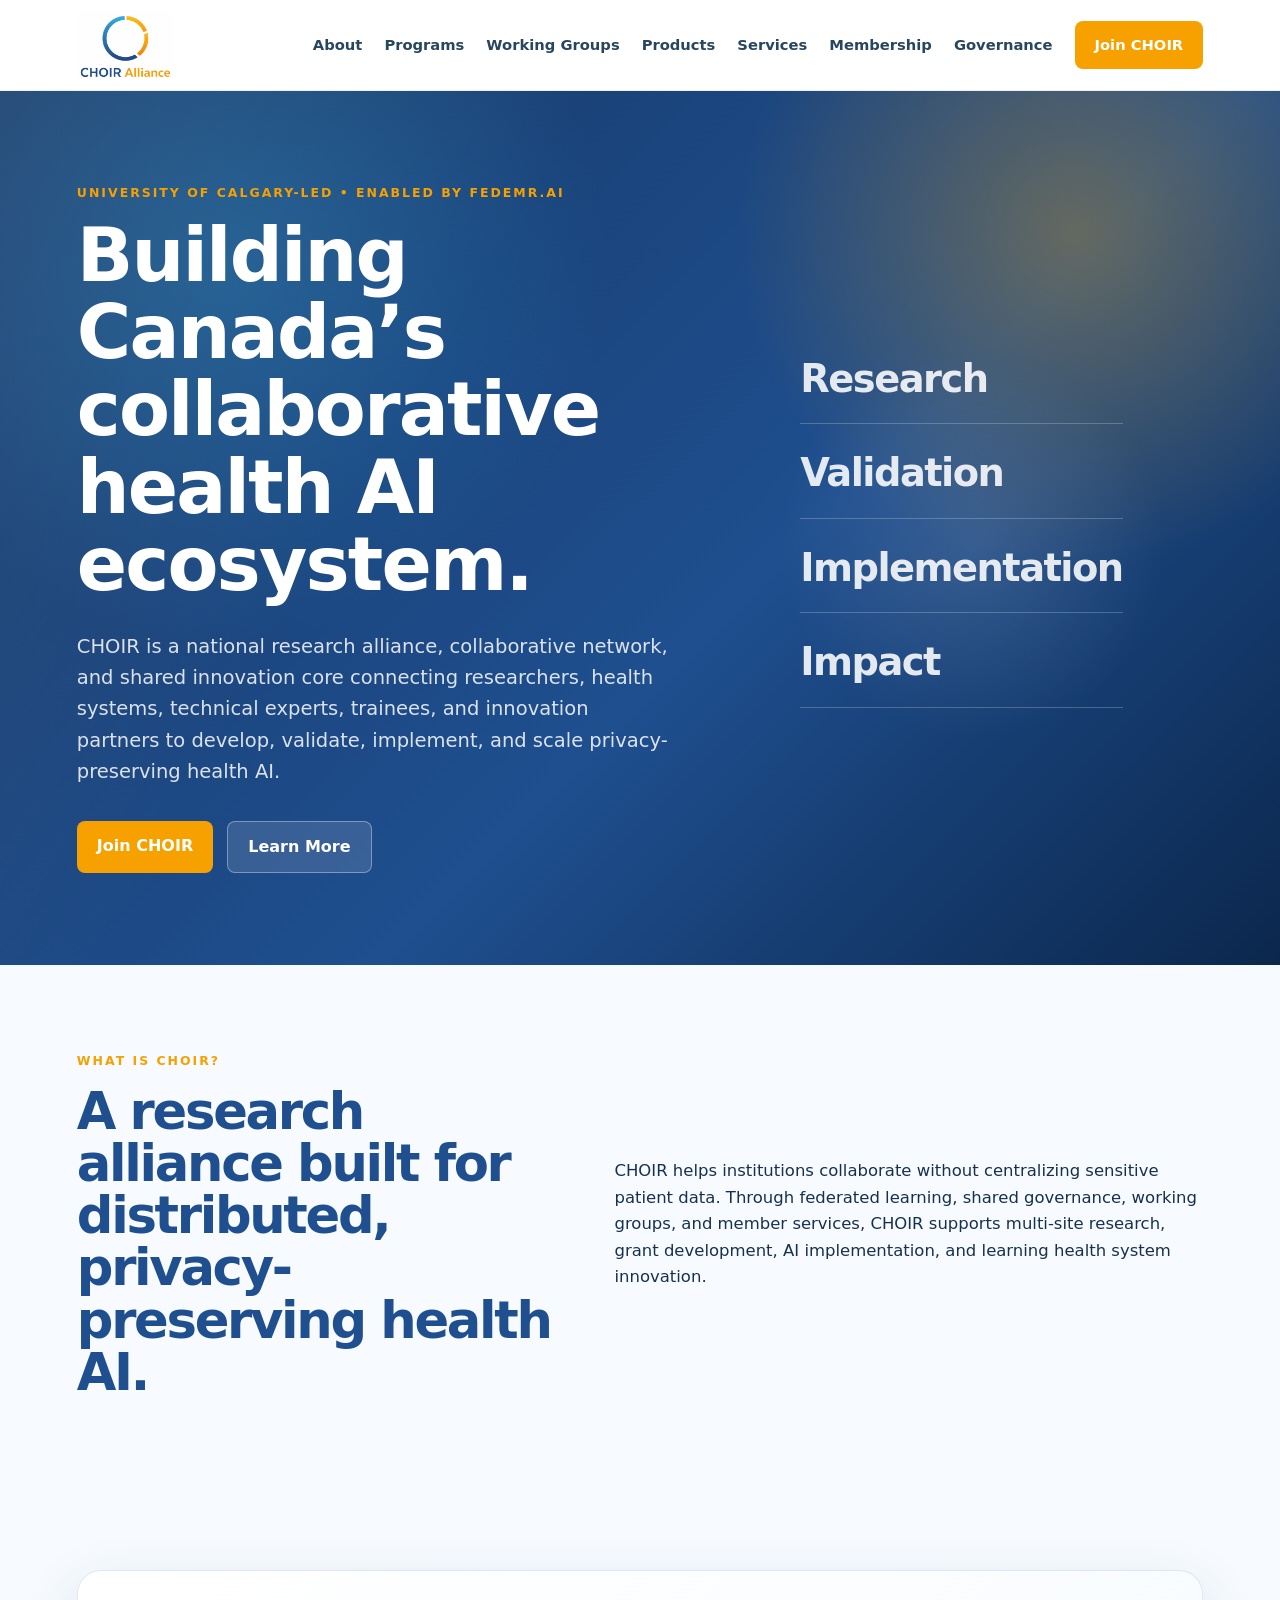
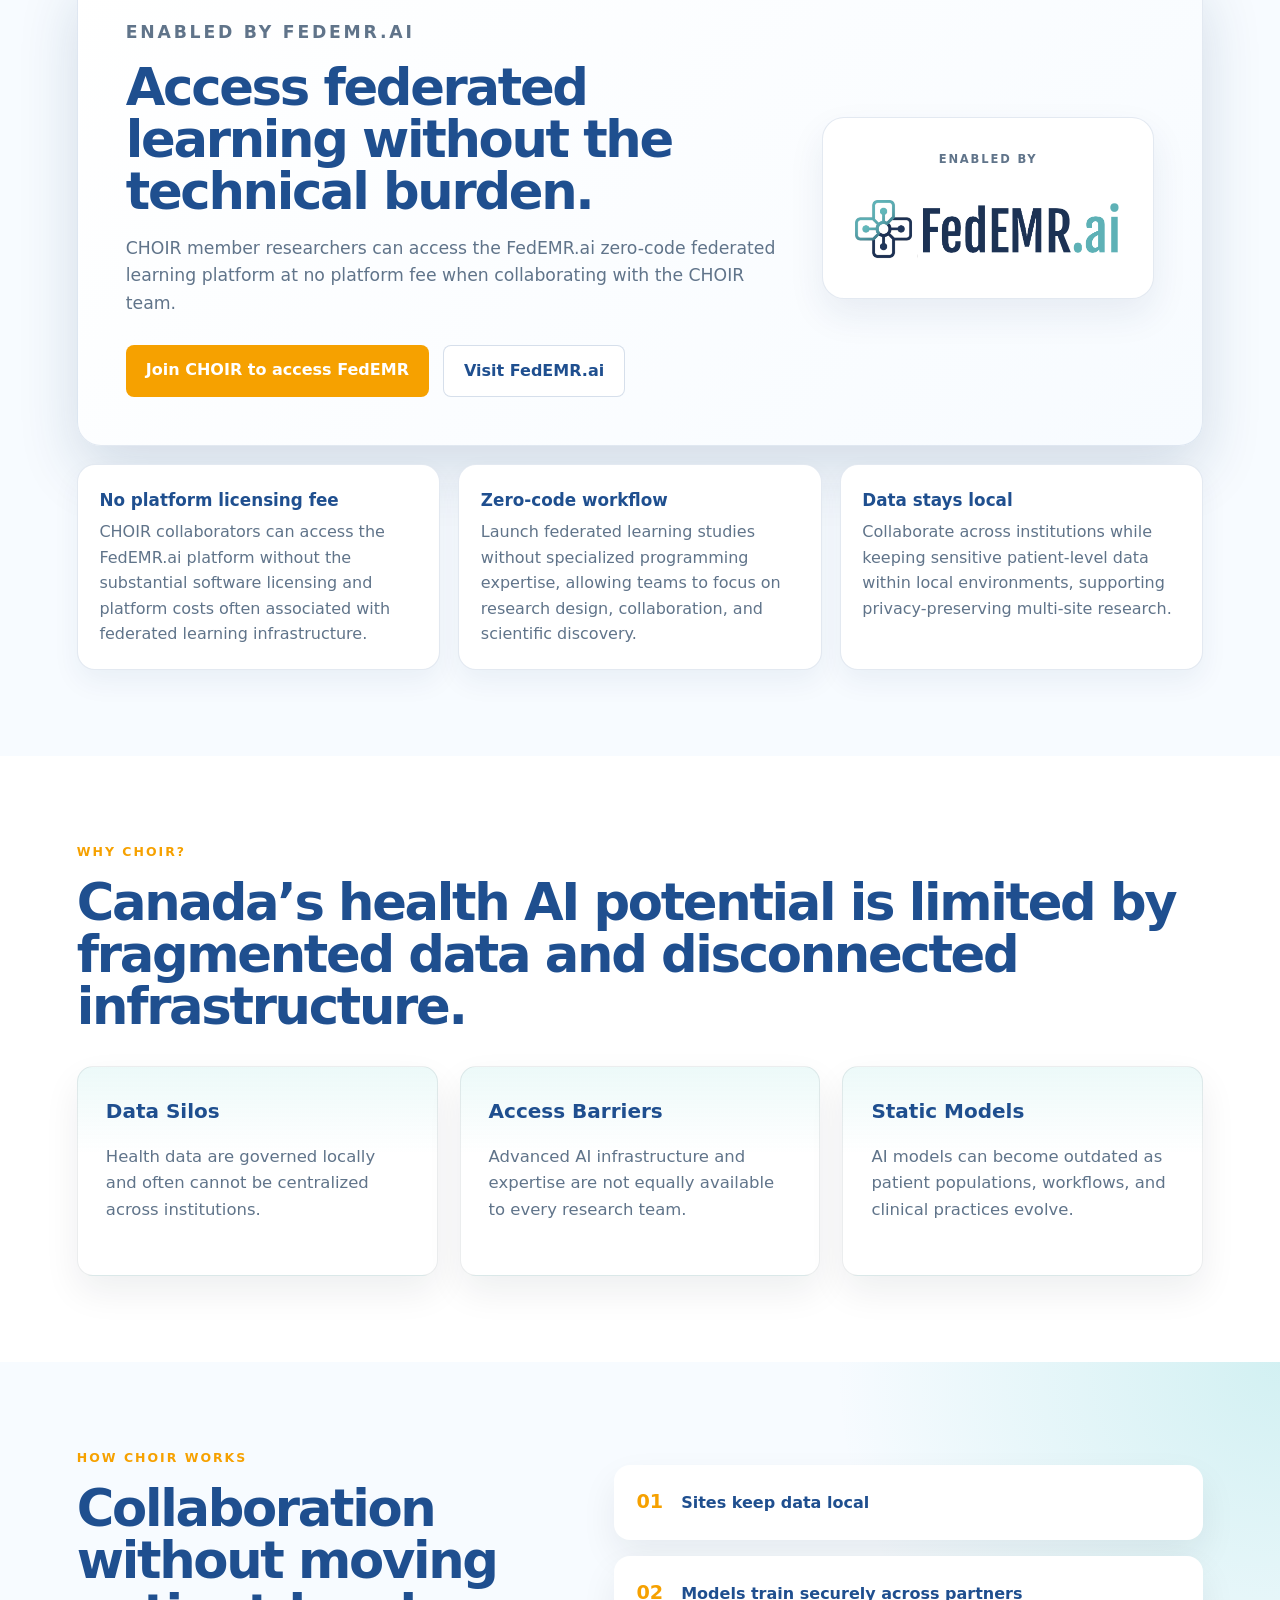
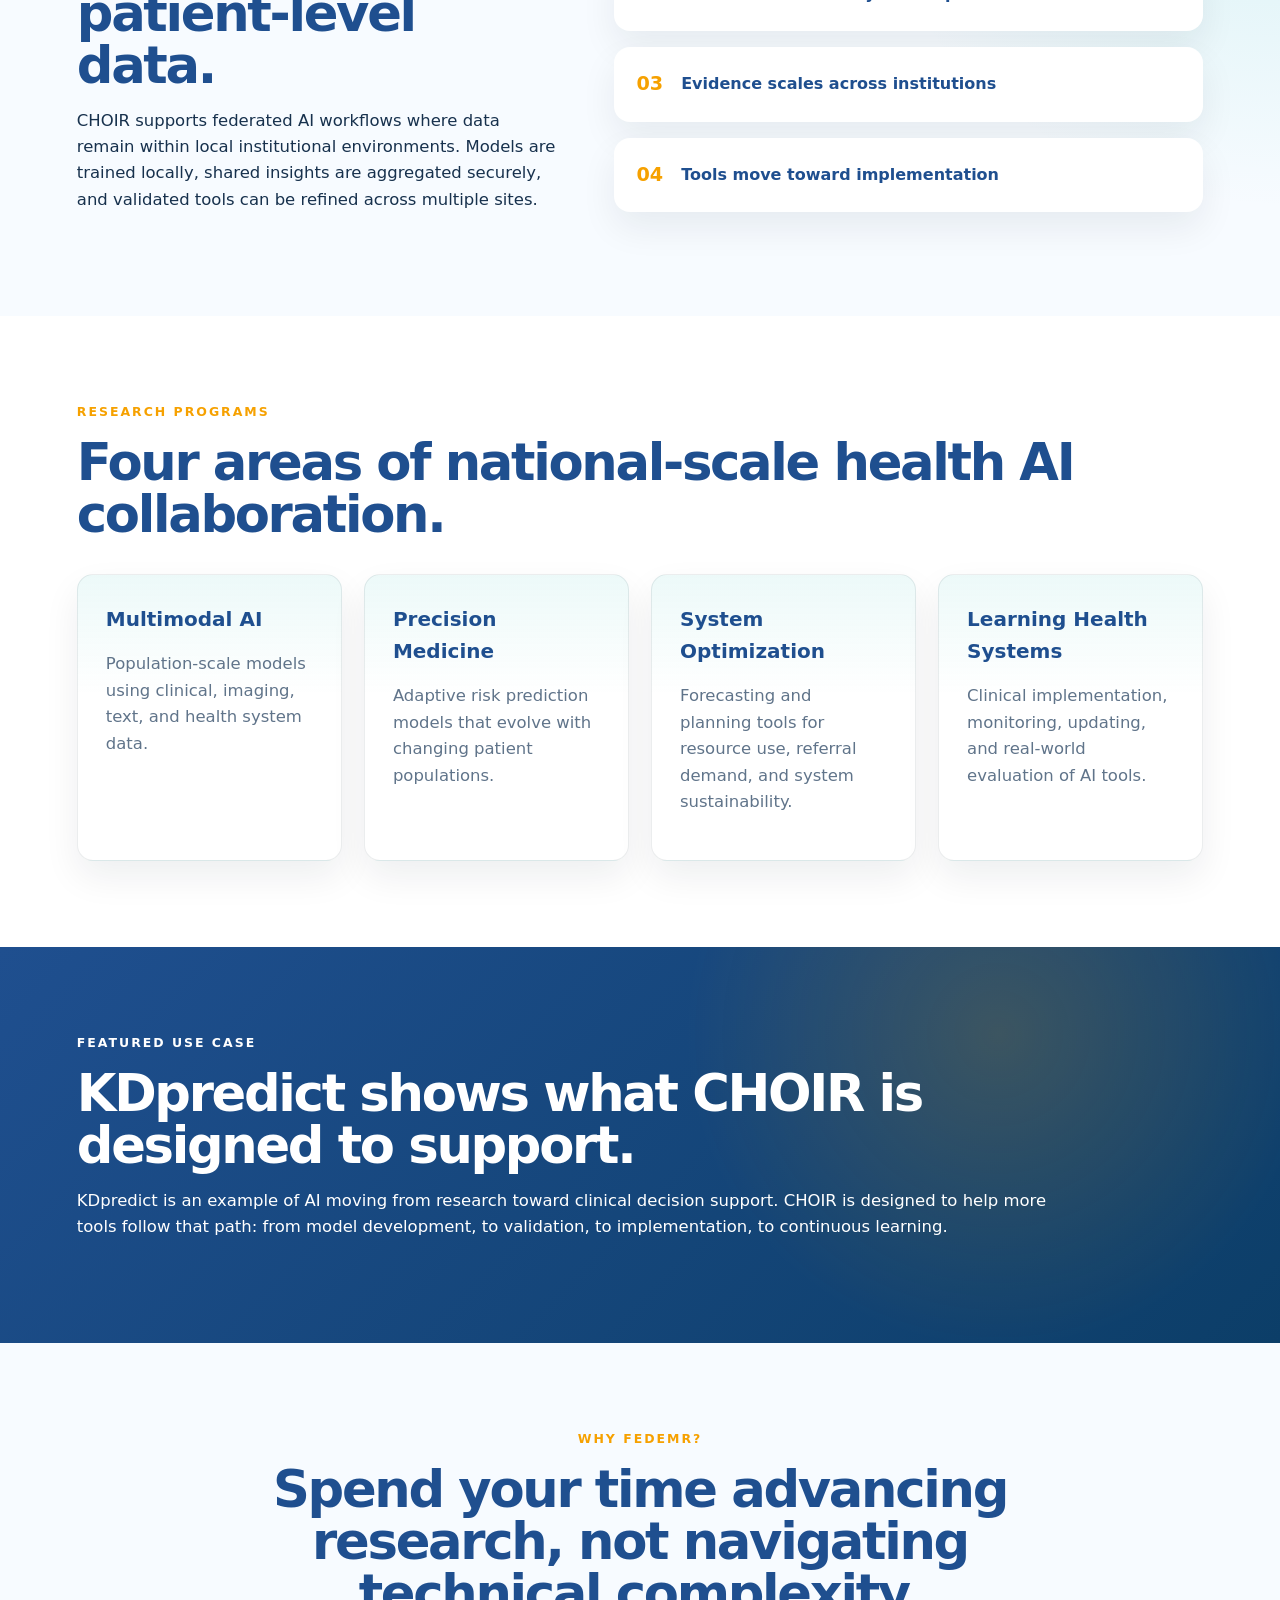
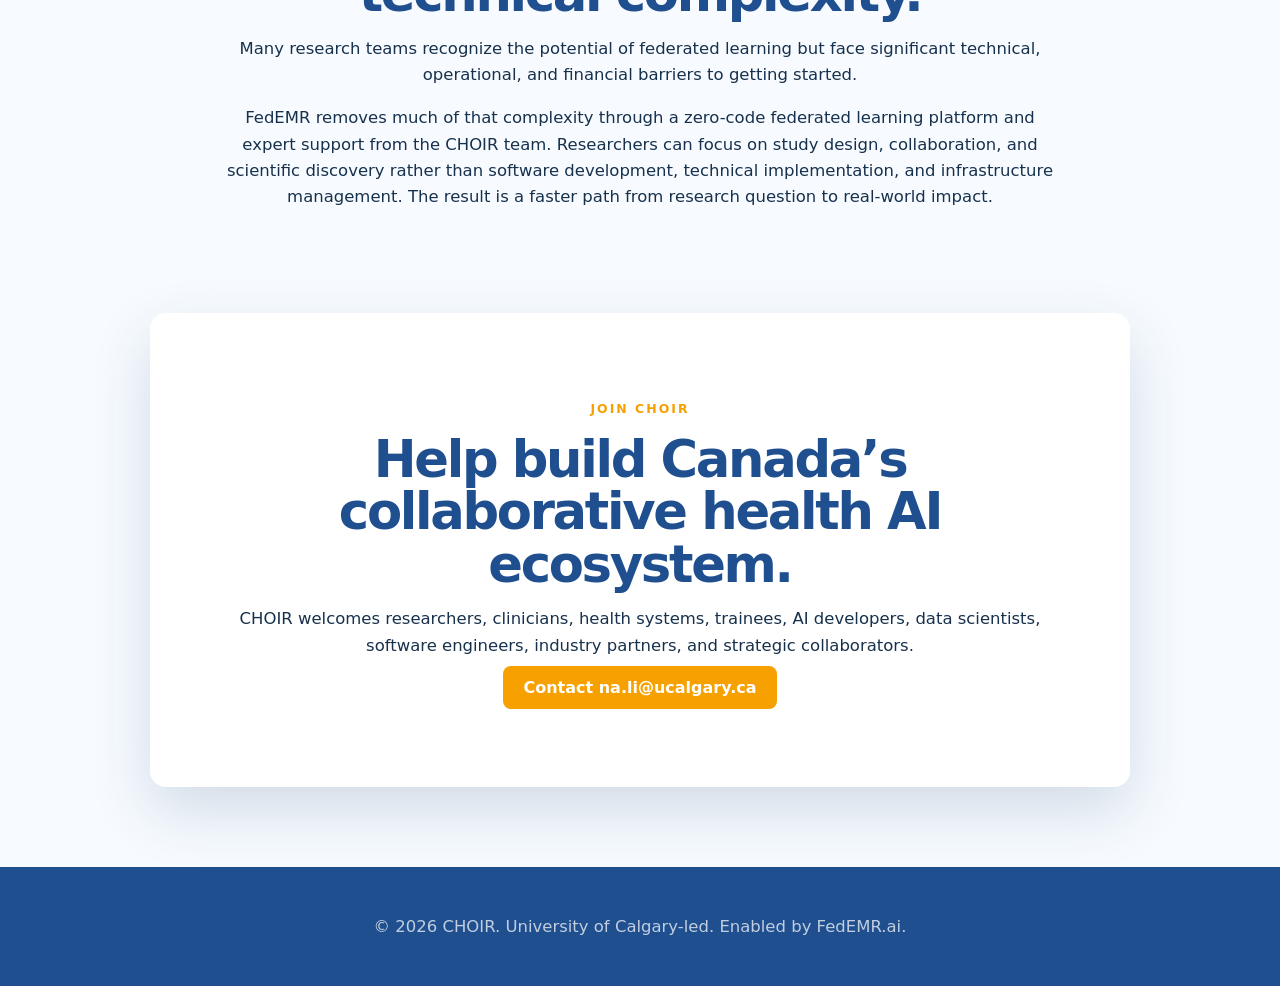
<file: index.html>
<!DOCTYPE html>
<html lang="en">
<head>
  <meta charset="UTF-8" />
  <meta name="viewport" content="width=device-width, initial-scale=1.0" />
  <title>CHOIR | Collaborative Health Orchestration for Innovative Research</title>
  <link rel="icon" type="image/png" href="choir-favicon.png">
  <link rel="stylesheet" href="style.css" />
</head>
<body>

  <header class="site-header">
    <a href="index.html" class="brand logo-brand">
  <img src="choir-logo.png" alt="CHOIR Alliance" />
</a>

    <nav class="main-nav">
  <a href="about.html">About</a>
  <a href="programs.html">Programs</a>
  <a href="working-groups.html">Working Groups</a>
  <a href="products.html">Products</a>
  <a href="services.html">Services</a>
  <a href="membership.html">Membership</a>
  <a href="governance.html">Governance</a>
  <a href="join.html" class="nav-button">Join CHOIR</a>
</nav>
  </header>

  <main>

    <section class="hero">
      <div class="hero-content">
        <p class="eyebrow">University of Calgary-led • Enabled by FedEMR.ai</p>
        <h1>Building Canada’s collaborative health AI ecosystem.</h1>
        <p class="hero-text">
          CHOIR is a national research alliance, collaborative network, and shared innovation core
          connecting researchers, health systems, technical experts, trainees, and innovation partners
          to develop, validate, implement, and scale privacy-preserving health AI.
        </p>

        <div class="hero-actions">
          <a href="join.html" class="button primary">Join CHOIR</a>
          <a href="about.html" class="button secondary">Learn More</a>
        </div>
      </div>

     <div class="hero-panel hero-statement">
  <p>Research</p>
  <p>Validation</p>
  <p>Implementation</p>
  <p>Impact</p>
</div>
</div>
    </section>

    <section class="section intro-grid">
      <div>
        <p class="eyebrow">What is CHOIR?</p>
        <h2>A research alliance built for distributed, privacy-preserving health AI.</h2>
      </div>
      <p>
        CHOIR helps institutions collaborate without centralizing sensitive patient data. Through
        federated learning, shared governance, working groups, and member services, CHOIR supports
        multi-site research, grant development, AI implementation, and learning health system innovation.
      </p>
    </section>
<section class="section fedemr-section">

  <div class="fedemr-main">
    <div class="fedemr-content">
      <p class="eyebrow">Enabled by FedEMR.ai</p>
      <h2>Access federated learning without the technical burden.</h2>
      <p>
        CHOIR member researchers can access the FedEMR.ai zero-code federated learning
        platform at no platform fee when collaborating with the CHOIR team.
      </p>

      <div class="fedemr-actions">
        <a href="join.html" class="button primary">Join CHOIR to access FedEMR</a>
        <a href="https://fedemr.ai" target="_blank" class="button fedemr-secondary">Visit FedEMR.ai</a>
      </div>
    </div>

    <div class="fedemr-logo-card">
      <p>Enabled by</p>
      <img src="FedEMR_logo_FINAL.png" alt="FedEMR Logo">
    </div>
  </div>

  <div class="fedemr-benefit-row">
    <div>
      <strong>No platform licensing fee</strong>
<span>
CHOIR collaborators can access the FedEMR.ai platform without the substantial software licensing and platform costs often associated with federated learning infrastructure.
</span>
    </div>

    <div>
      <strong>Zero-code workflow</strong>
<span>
Launch federated learning studies without specialized programming expertise, allowing teams to focus on research design, collaboration, and scientific discovery.
</span>
    </div>

    <div>
      <strong>Data stays local</strong>
<span>
Collaborate across institutions while keeping sensitive patient-level data within local environments, supporting privacy-preserving multi-site research.
</span>
    </div>
  </div>

</section>
    <section class="section cards-section">
      <p class="eyebrow">Why CHOIR?</p>
      <h2>Canada’s health AI potential is limited by fragmented data and disconnected infrastructure.</h2>

      <div class="card-grid">
        <article class="card">
          <h3>Data Silos</h3>
          <p>Health data are governed locally and often cannot be centralized across institutions.</p>
        </article>

        <article class="card">
          <h3>Access Barriers</h3>
          <p>Advanced AI infrastructure and expertise are not equally available to every research team.</p>
        </article>

        <article class="card">
          <h3>Static Models</h3>
          <p>AI models can become outdated as patient populations, workflows, and clinical practices evolve.</p>
        </article>
      </div>
    </section>

    <section class="section split-section">
      <div>
        <p class="eyebrow">How CHOIR Works</p>
        <h2>Collaboration without moving patient-level data.</h2>
        <p>
          CHOIR supports federated AI workflows where data remain within local institutional environments.
          Models are trained locally, shared insights are aggregated securely, and validated tools can be
          refined across multiple sites.
        </p>
      </div>

      <div class="steps">
        <div><strong>01</strong><span>Sites keep data local</span></div>
        <div><strong>02</strong><span>Models train securely across partners</span></div>
        <div><strong>03</strong><span>Evidence scales across institutions</span></div>
        <div><strong>04</strong><span>Tools move toward implementation</span></div>
      </div>
    </section>

    <section class="section cards-section">
      <p class="eyebrow">Research Programs</p>
      <h2>Four areas of national-scale health AI collaboration.</h2>

      <div class="card-grid four">
        <article class="card">
          <h3>Multimodal AI</h3>
          <p>Population-scale models using clinical, imaging, text, and health system data.</p>
        </article>

        <article class="card">
          <h3>Precision Medicine</h3>
          <p>Adaptive risk prediction models that evolve with changing patient populations.</p>
        </article>

        <article class="card">
          <h3>System Optimization</h3>
          <p>Forecasting and planning tools for resource use, referral demand, and system sustainability.</p>
        </article>

        <article class="card">
          <h3>Learning Health Systems</h3>
          <p>Clinical implementation, monitoring, updating, and real-world evaluation of AI tools.</p>
        </article>
      </div>
    </section>

    <section class="section feature-section">
      <div>
        <p class="eyebrow">Featured Use Case</p>
        <h2>KDpredict shows what CHOIR is designed to support.</h2>
        <p>
          KDpredict is an example of AI moving from research toward clinical decision support.
          CHOIR is designed to help more tools follow that path: from model development, to validation,
          to implementation, to continuous learning.
        </p>
      </div>
    </section>

    <section class="section powered-section">

  <p class="eyebrow">Why FedEMR?</p>

<h2>
Spend your time advancing research, not navigating technical complexity.
</h2>

<p>
Many research teams recognize the potential of federated learning but face significant technical, operational, and financial barriers to getting started.
</p>

<p>
FedEMR removes much of that complexity through a zero-code federated learning platform and expert support from the CHOIR team. Researchers can focus on study design, collaboration, and scientific discovery rather than software development, technical implementation, and infrastructure management. The result is a faster path from research question to real-world impact.

</p>

</section>

    <section class="section join-cta">
      <p class="eyebrow">Join CHOIR</p>
      <h2>Help build Canada’s collaborative health AI ecosystem.</h2>
      <p>
        CHOIR welcomes researchers, clinicians, health systems, trainees, AI developers, data scientists,
        software engineers, industry partners, and strategic collaborators.
      </p>
      <a href="mailto:na.li@ucalgary.ca" class="button primary">Contact na.li@ucalgary.ca</a>
    </section>

  </main>

  <footer class="site-footer">
    <p>© 2026 CHOIR. University of Calgary-led. Enabled by FedEMR.ai.</p>
  </footer>

</body>
</html>
</file>
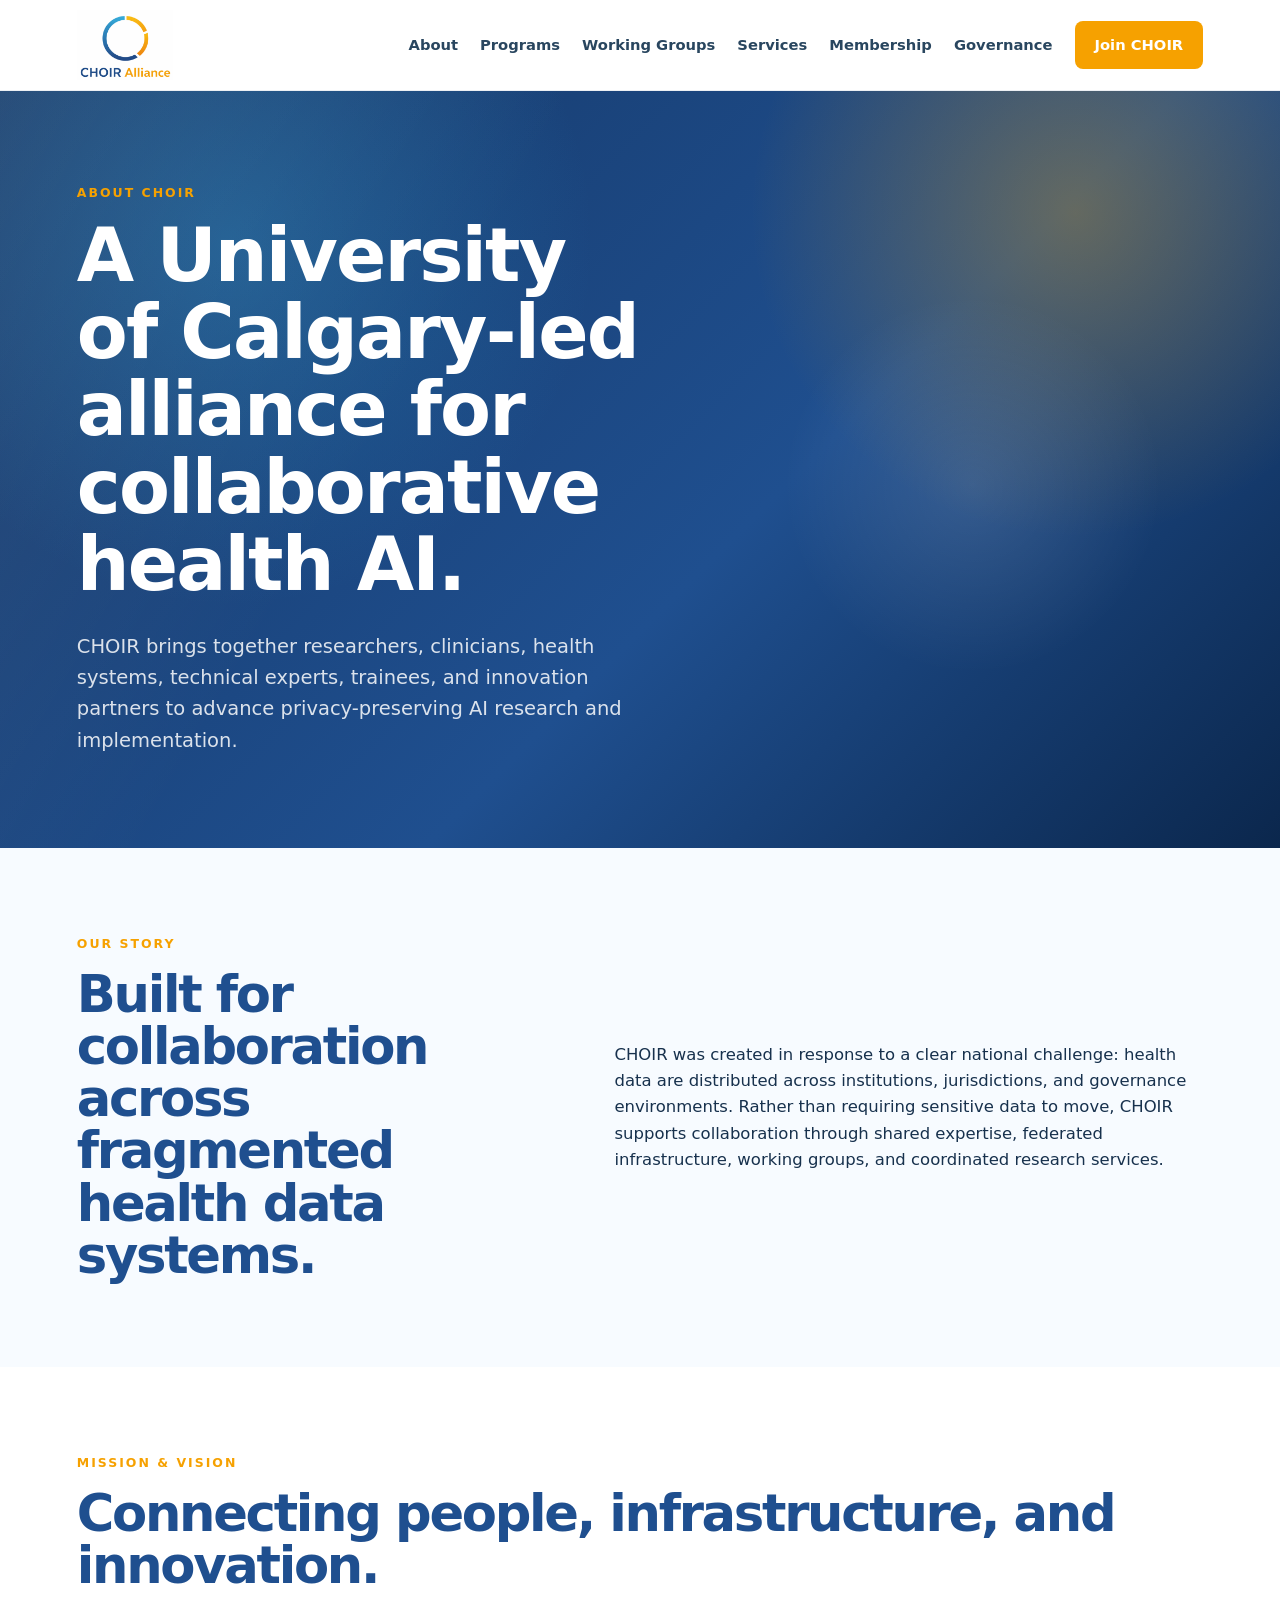
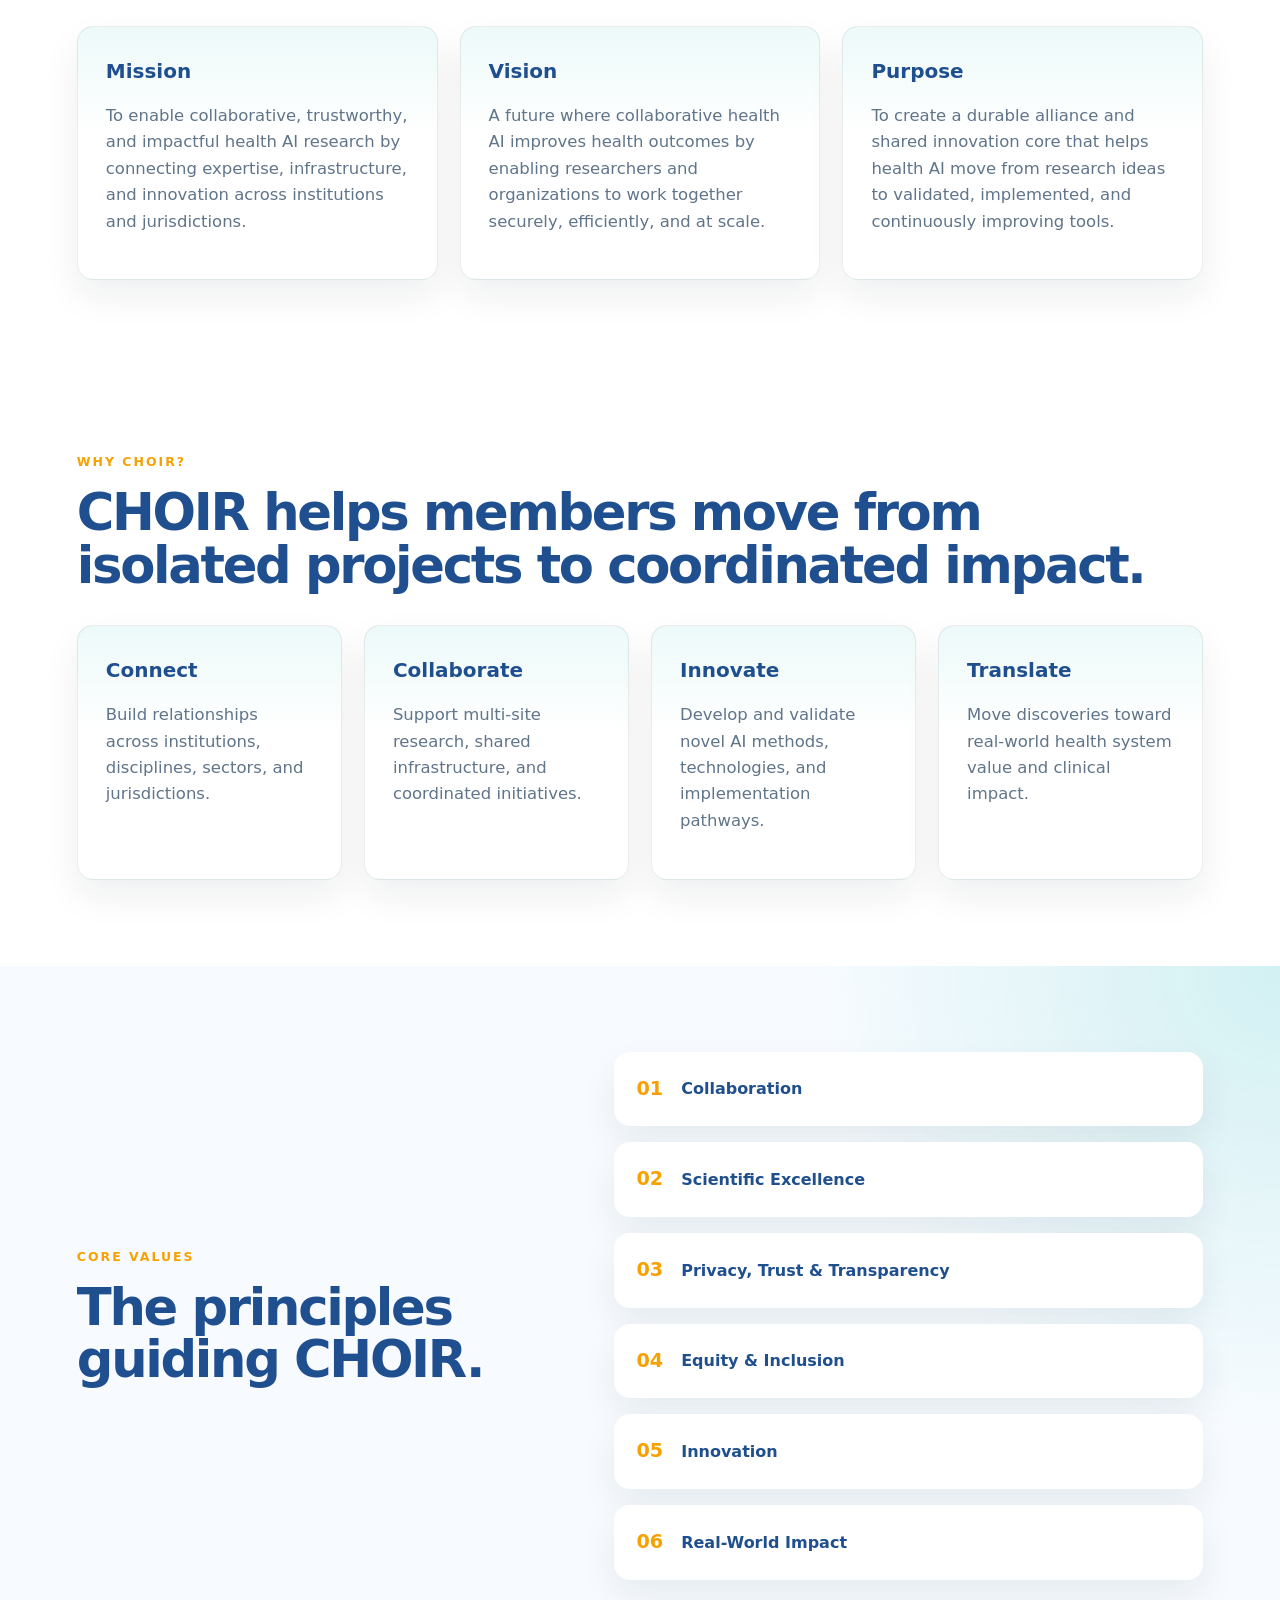
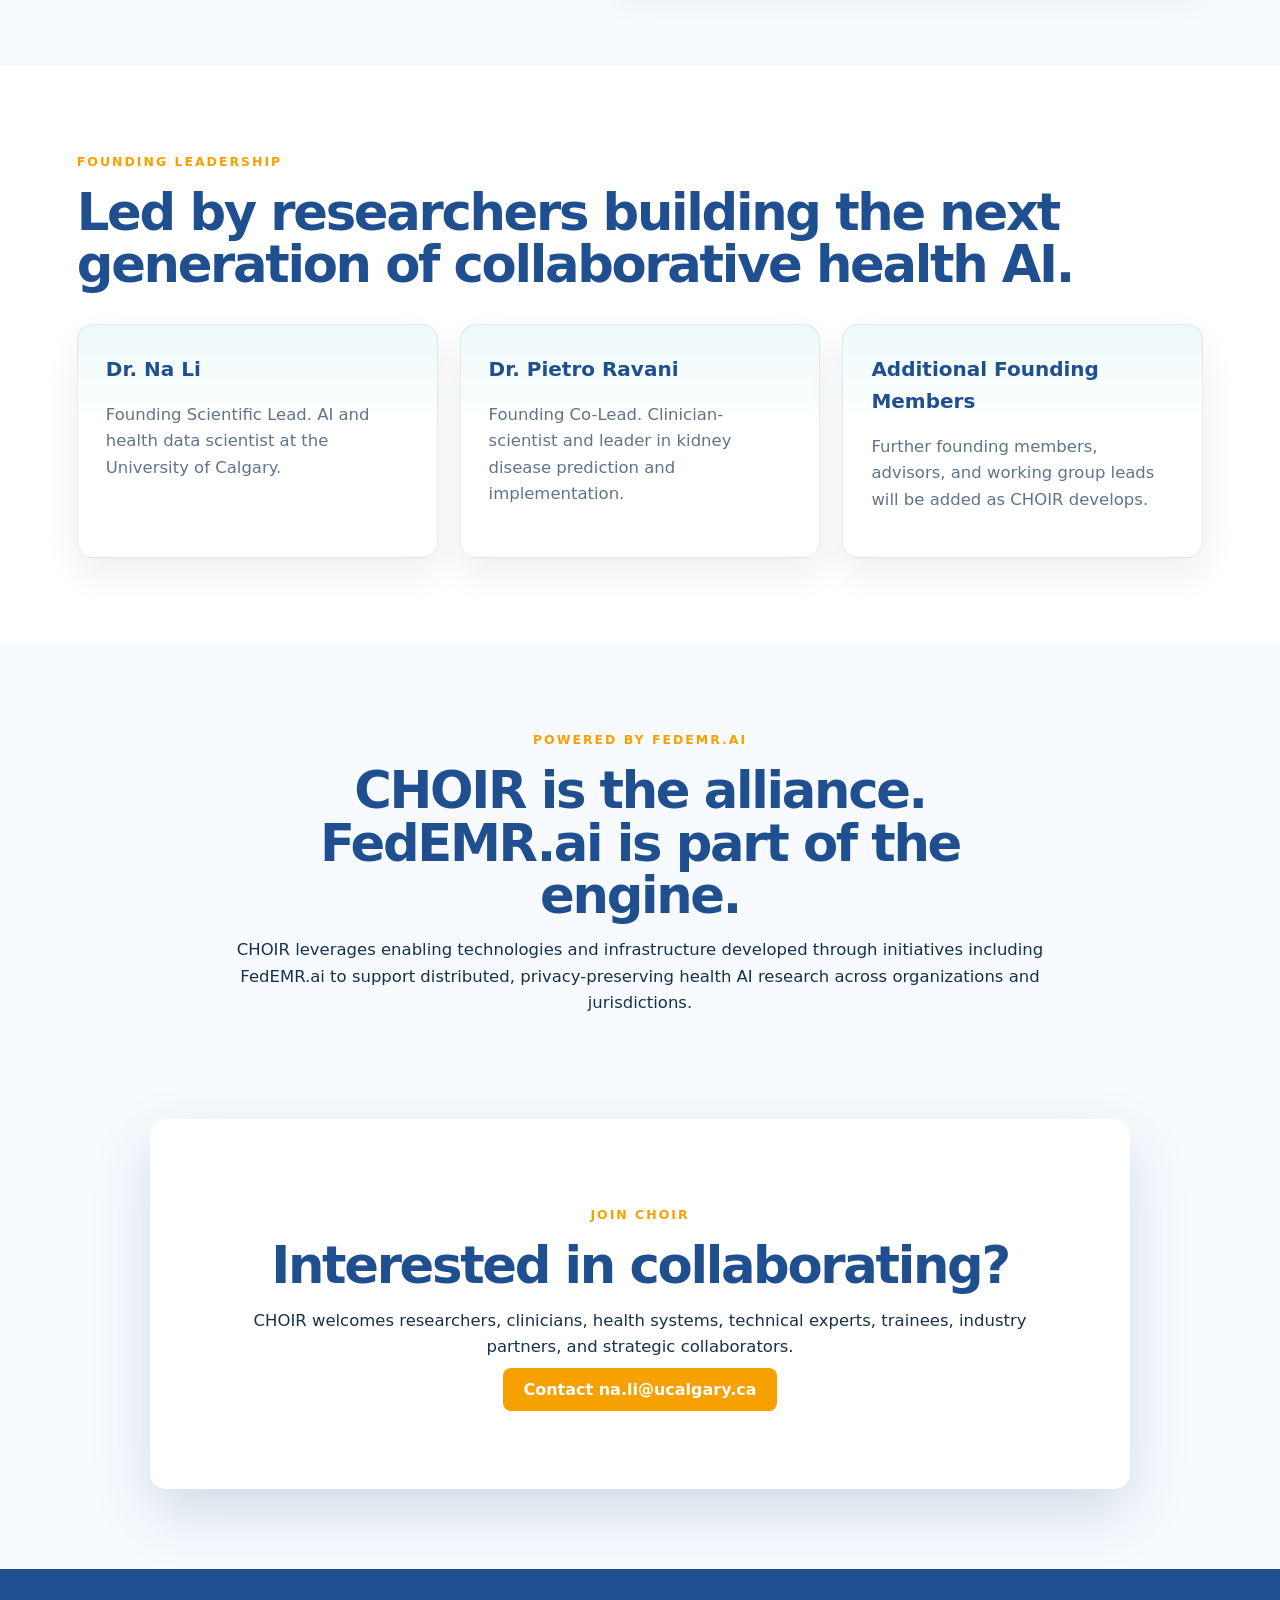
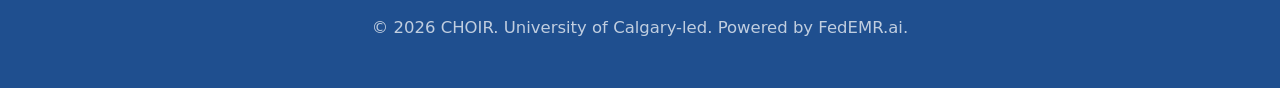
<file: about.html>
<!DOCTYPE html>
<html lang="en">
<head>
  <meta charset="UTF-8" />
  <meta name="viewport" content="width=device-width, initial-scale=1.0" />
  <title>About CHOIR | Collaborative Health Orchestration for Innovative Research</title>
  <link rel="icon" type="image/png" href="choir-favicon.png">
  <link rel="stylesheet" href="style.css" />
</head>
<body>

  <header class="site-header">
    <a href="index.html" class="brand logo-brand">
      <img src="choir-logo.png" alt="CHOIR Alliance" />
    </a>

    <nav class="main-nav">
      <a href="about.html">About</a>
      <a href="programs.html">Programs</a>
      <a href="working-groups.html">Working Groups</a>
      <a href="services.html">Services</a>
      <a href="membership.html">Membership</a>
      <a href="governance.html">Governance</a>
      <a href="join.html" class="nav-button">Join CHOIR</a>
    </nav>
  </header>

  <main>

    <section class="hero page-hero">
      <div class="hero-content">
        <p class="eyebrow">About CHOIR</p>
        <h1>A University of Calgary-led alliance for collaborative health AI.</h1>
        <p class="hero-text">
          CHOIR brings together researchers, clinicians, health systems, technical experts, trainees,
          and innovation partners to advance privacy-preserving AI research and implementation.
        </p>
      </div>
    </section>

    <section class="section intro-grid">
      <div>
        <p class="eyebrow">Our Story</p>
        <h2>Built for collaboration across fragmented health data systems.</h2>
      </div>
      <p>
        CHOIR was created in response to a clear national challenge: health data are distributed across
        institutions, jurisdictions, and governance environments. Rather than requiring sensitive data to
        move, CHOIR supports collaboration through shared expertise, federated infrastructure, working
        groups, and coordinated research services.
      </p>
    </section>

    <section class="section cards-section">
      <p class="eyebrow">Mission & Vision</p>
      <h2>Connecting people, infrastructure, and innovation.</h2>

      <div class="card-grid">
        <article class="card">
          <h3>Mission</h3>
          <p>
            To enable collaborative, trustworthy, and impactful health AI research by connecting expertise,
            infrastructure, and innovation across institutions and jurisdictions.
          </p>
        </article>

        <article class="card">
          <h3>Vision</h3>
          <p>
            A future where collaborative health AI improves health outcomes by enabling researchers and
            organizations to work together securely, efficiently, and at scale.
          </p>
        </article>

        <article class="card">
          <h3>Purpose</h3>
          <p>
            To create a durable alliance and shared innovation core that helps health AI move from research
            ideas to validated, implemented, and continuously improving tools.
          </p>
        </article>
      </div>
    </section>

    <section class="section cards-section">
      <p class="eyebrow">Why CHOIR?</p>
      <h2>CHOIR helps members move from isolated projects to coordinated impact.</h2>

      <div class="card-grid four">
        <article class="card">
          <h3>Connect</h3>
          <p>Build relationships across institutions, disciplines, sectors, and jurisdictions.</p>
        </article>

        <article class="card">
          <h3>Collaborate</h3>
          <p>Support multi-site research, shared infrastructure, and coordinated initiatives.</p>
        </article>

        <article class="card">
          <h3>Innovate</h3>
          <p>Develop and validate novel AI methods, technologies, and implementation pathways.</p>
        </article>

        <article class="card">
          <h3>Translate</h3>
          <p>Move discoveries toward real-world health system value and clinical impact.</p>
        </article>
      </div>
    </section>

    <section class="section split-section">
      <div>
        <p class="eyebrow">Core Values</p>
        <h2>The principles guiding CHOIR.</h2>
      </div>

      <div class="steps">
        <div><strong>01</strong><span>Collaboration</span></div>
        <div><strong>02</strong><span>Scientific Excellence</span></div>
        <div><strong>03</strong><span>Privacy, Trust & Transparency</span></div>
        <div><strong>04</strong><span>Equity & Inclusion</span></div>
        <div><strong>05</strong><span>Innovation</span></div>
        <div><strong>06</strong><span>Real-World Impact</span></div>
      </div>
    </section>

    <section class="section cards-section">
      <p class="eyebrow">Founding Leadership</p>
      <h2>Led by researchers building the next generation of collaborative health AI.</h2>

      <div class="card-grid">
        <article class="card">
          <h3>Dr. Na Li</h3>
          <p>Founding Scientific Lead. AI and health data scientist at the University of Calgary.</p>
        </article>

        <article class="card">
          <h3>Dr. Pietro Ravani</h3>
          <p>Founding Co-Lead. Clinician-scientist and leader in kidney disease prediction and implementation.</p>
        </article>

        <article class="card">
          <h3>Additional Founding Members</h3>
          <p>Further founding members, advisors, and working group leads will be added as CHOIR develops.</p>
        </article>
      </div>
    </section>

    <section class="section powered-section">
      <p class="eyebrow">Powered by FedEMR.ai</p>
      <h2>CHOIR is the alliance. FedEMR.ai is part of the engine.</h2>
      <p>
        CHOIR leverages enabling technologies and infrastructure developed through initiatives including
        FedEMR.ai to support distributed, privacy-preserving health AI research across organizations and
        jurisdictions.
      </p>
    </section>

    <section class="section join-cta">
      <p class="eyebrow">Join CHOIR</p>
      <h2>Interested in collaborating?</h2>
      <p>
        CHOIR welcomes researchers, clinicians, health systems, technical experts, trainees, industry partners,
        and strategic collaborators.
      </p>
      <a href="mailto:na.li@ucalgary.ca" class="button primary">Contact na.li@ucalgary.ca</a>
    </section>

  </main>

  <footer class="site-footer">
    <p>© 2026 CHOIR. University of Calgary-led. Powered by FedEMR.ai.</p>
  </footer>

</body>
</html>
</file>
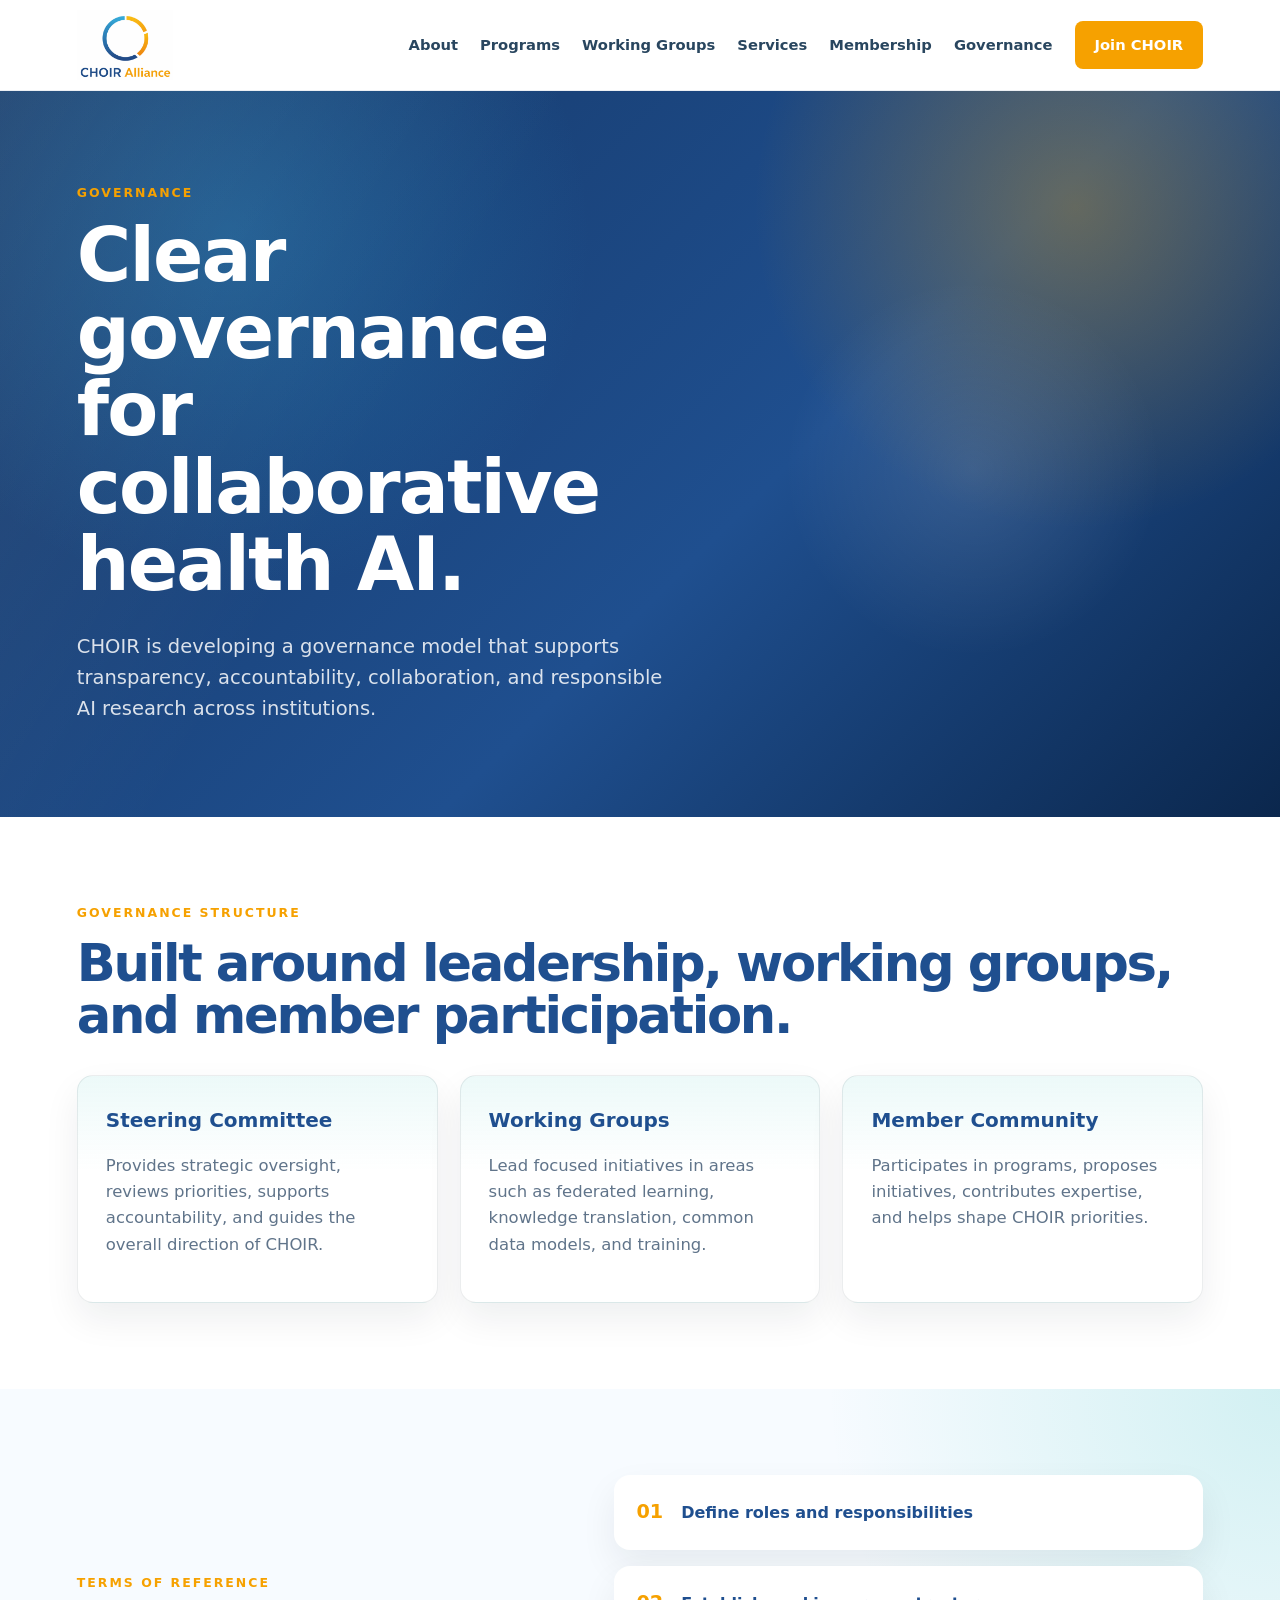
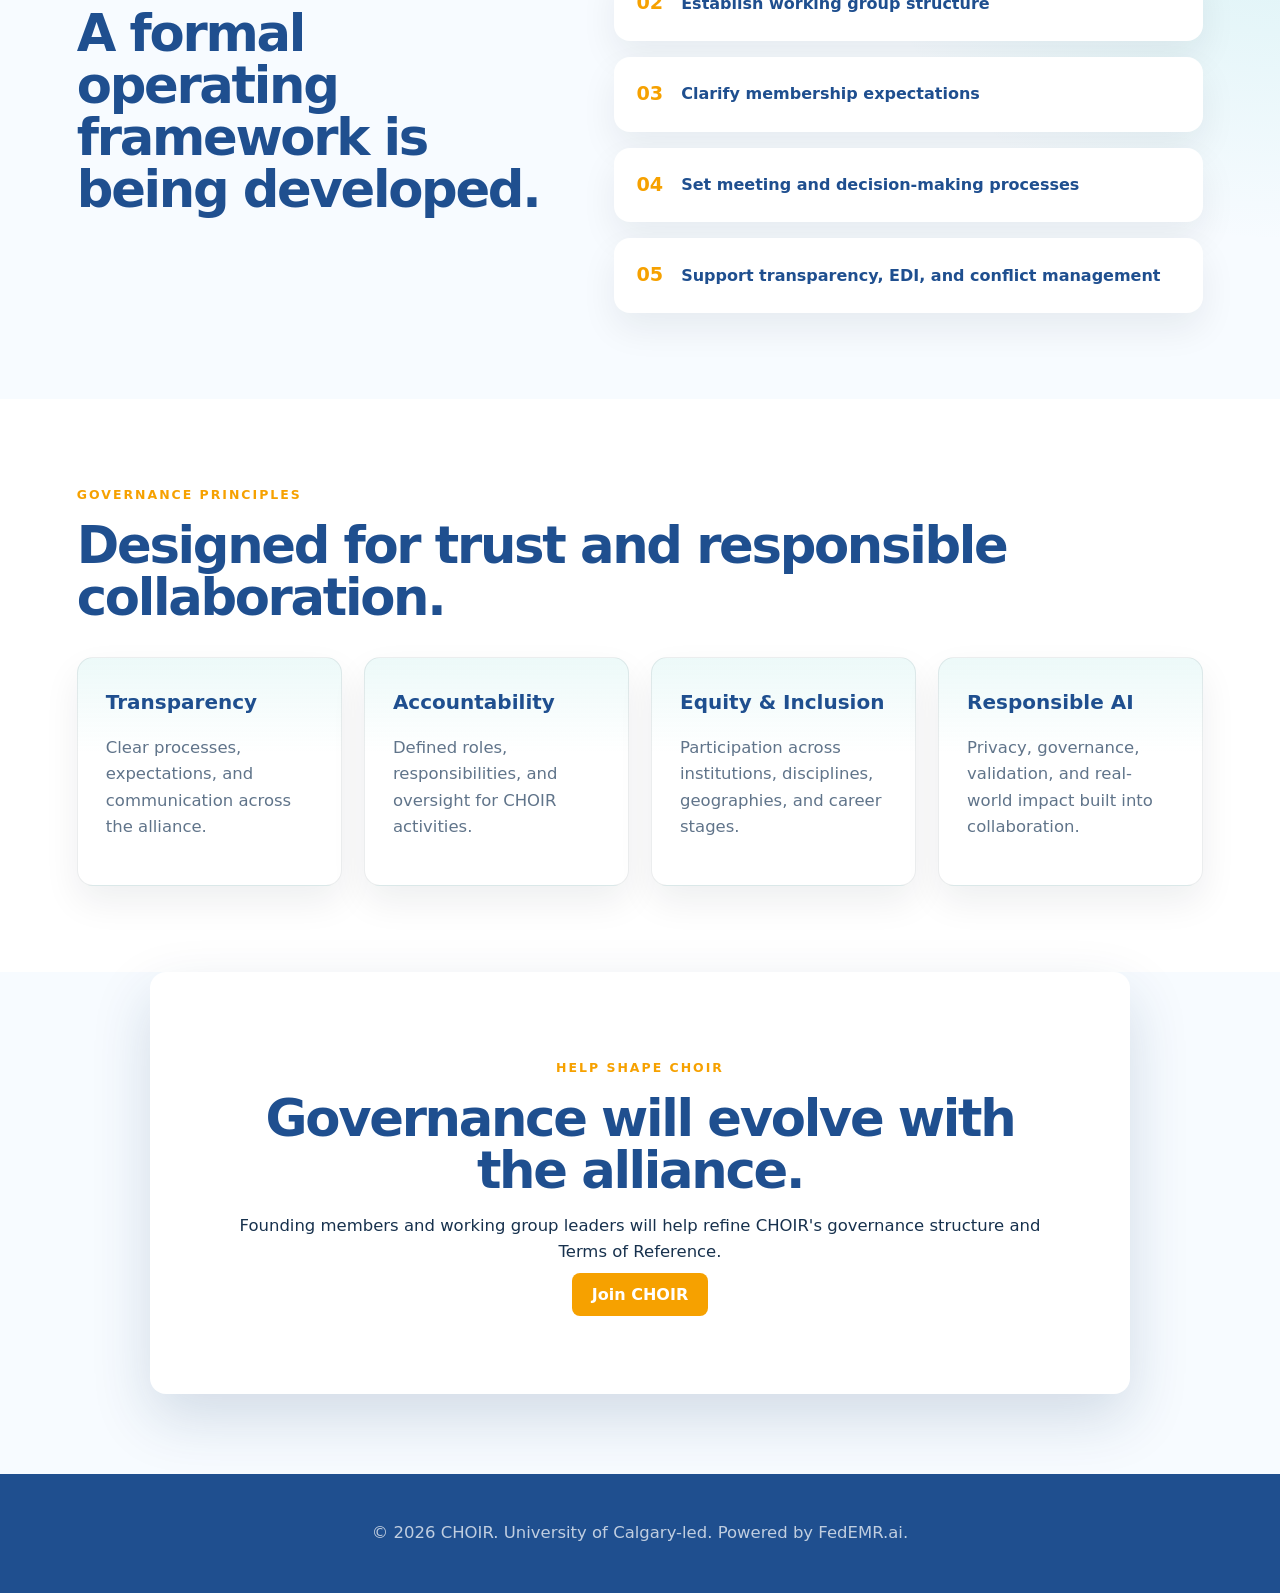
<file: governance.html>
<!DOCTYPE html>
<html lang="en">
<head>
  <meta charset="UTF-8" />
  <meta name="viewport" content="width=device-width, initial-scale=1.0" />
  <title>Governance | CHOIR</title>
   <link rel="icon" type="image/png" href="choir-favicon.png">
  <link rel="stylesheet" href="style.css" />
</head>
<body>

  <header class="site-header">
    <a href="index.html" class="brand logo-brand">
      <img src="choir-logo.png" alt="CHOIR Alliance" />
    </a>

    <nav class="main-nav">
      <a href="about.html">About</a>
      <a href="programs.html">Programs</a>
      <a href="working-groups.html">Working Groups</a>
      <a href="services.html">Services</a>
      <a href="membership.html">Membership</a>
      <a href="governance.html">Governance</a>
      <a href="join.html" class="nav-button">Join CHOIR</a>
    </nav>
  </header>

  <main>

    <section class="hero page-hero">
      <div class="hero-content">
        <p class="eyebrow">Governance</p>
        <h1>Clear governance for collaborative health AI.</h1>
        <p class="hero-text">
          CHOIR is developing a governance model that supports transparency,
          accountability, collaboration, and responsible AI research across institutions.
        </p>
      </div>
    </section>

    <section class="section cards-section">
      <p class="eyebrow">Governance Structure</p>
      <h2>Built around leadership, working groups, and member participation.</h2>

      <div class="card-grid">
        <article class="card">
          <h3>Steering Committee</h3>
          <p>
            Provides strategic oversight, reviews priorities, supports accountability,
            and guides the overall direction of CHOIR.
          </p>
        </article>

        <article class="card">
          <h3>Working Groups</h3>
          <p>
            Lead focused initiatives in areas such as federated learning, knowledge
            translation, common data models, and training.
          </p>
        </article>

        <article class="card">
          <h3>Member Community</h3>
          <p>
            Participates in programs, proposes initiatives, contributes expertise,
            and helps shape CHOIR priorities.
          </p>
        </article>
      </div>
    </section>

    <section class="section split-section">
      <div>
        <p class="eyebrow">Terms of Reference</p>
        <h2>A formal operating framework is being developed.</h2>
      </div>

      <div class="steps">
        <div><strong>01</strong><span>Define roles and responsibilities</span></div>
        <div><strong>02</strong><span>Establish working group structure</span></div>
        <div><strong>03</strong><span>Clarify membership expectations</span></div>
        <div><strong>04</strong><span>Set meeting and decision-making processes</span></div>
        <div><strong>05</strong><span>Support transparency, EDI, and conflict management</span></div>
      </div>
    </section>

    <section class="section cards-section">
      <p class="eyebrow">Governance Principles</p>
      <h2>Designed for trust and responsible collaboration.</h2>

      <div class="card-grid four">
        <article class="card">
          <h3>Transparency</h3>
          <p>Clear processes, expectations, and communication across the alliance.</p>
        </article>

        <article class="card">
          <h3>Accountability</h3>
          <p>Defined roles, responsibilities, and oversight for CHOIR activities.</p>
        </article>

        <article class="card">
          <h3>Equity & Inclusion</h3>
          <p>Participation across institutions, disciplines, geographies, and career stages.</p>
        </article>

        <article class="card">
          <h3>Responsible AI</h3>
          <p>Privacy, governance, validation, and real-world impact built into collaboration.</p>
        </article>
      </div>
    </section>

    <section class="section join-cta">
      <p class="eyebrow">Help Shape CHOIR</p>
      <h2>Governance will evolve with the alliance.</h2>
      <p>
        Founding members and working group leaders will help refine CHOIR's
        governance structure and Terms of Reference.
      </p>
      <a href="join.html" class="button primary">Join CHOIR</a>
    </section>

  </main>

  <footer class="site-footer">
    <p>© 2026 CHOIR. University of Calgary-led. Powered by FedEMR.ai.</p>
  </footer>

</body>
</html>
</file>
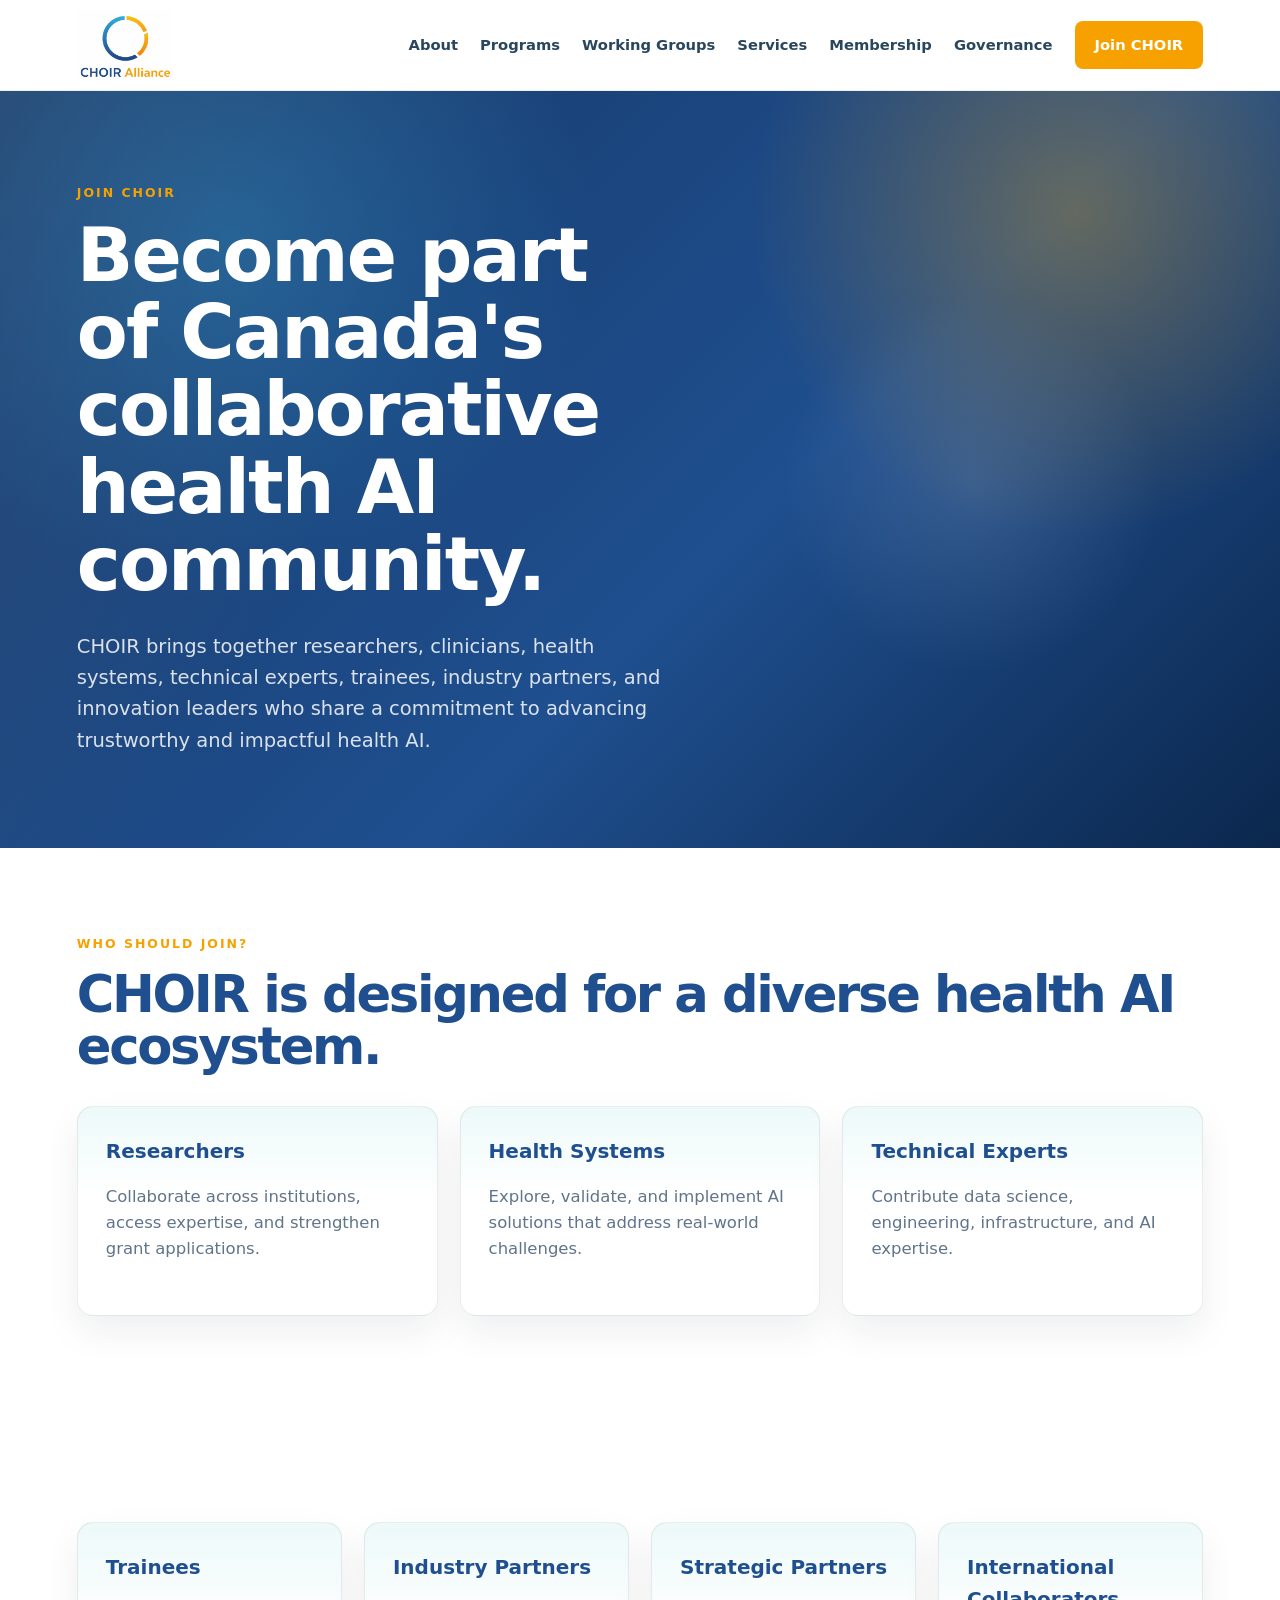
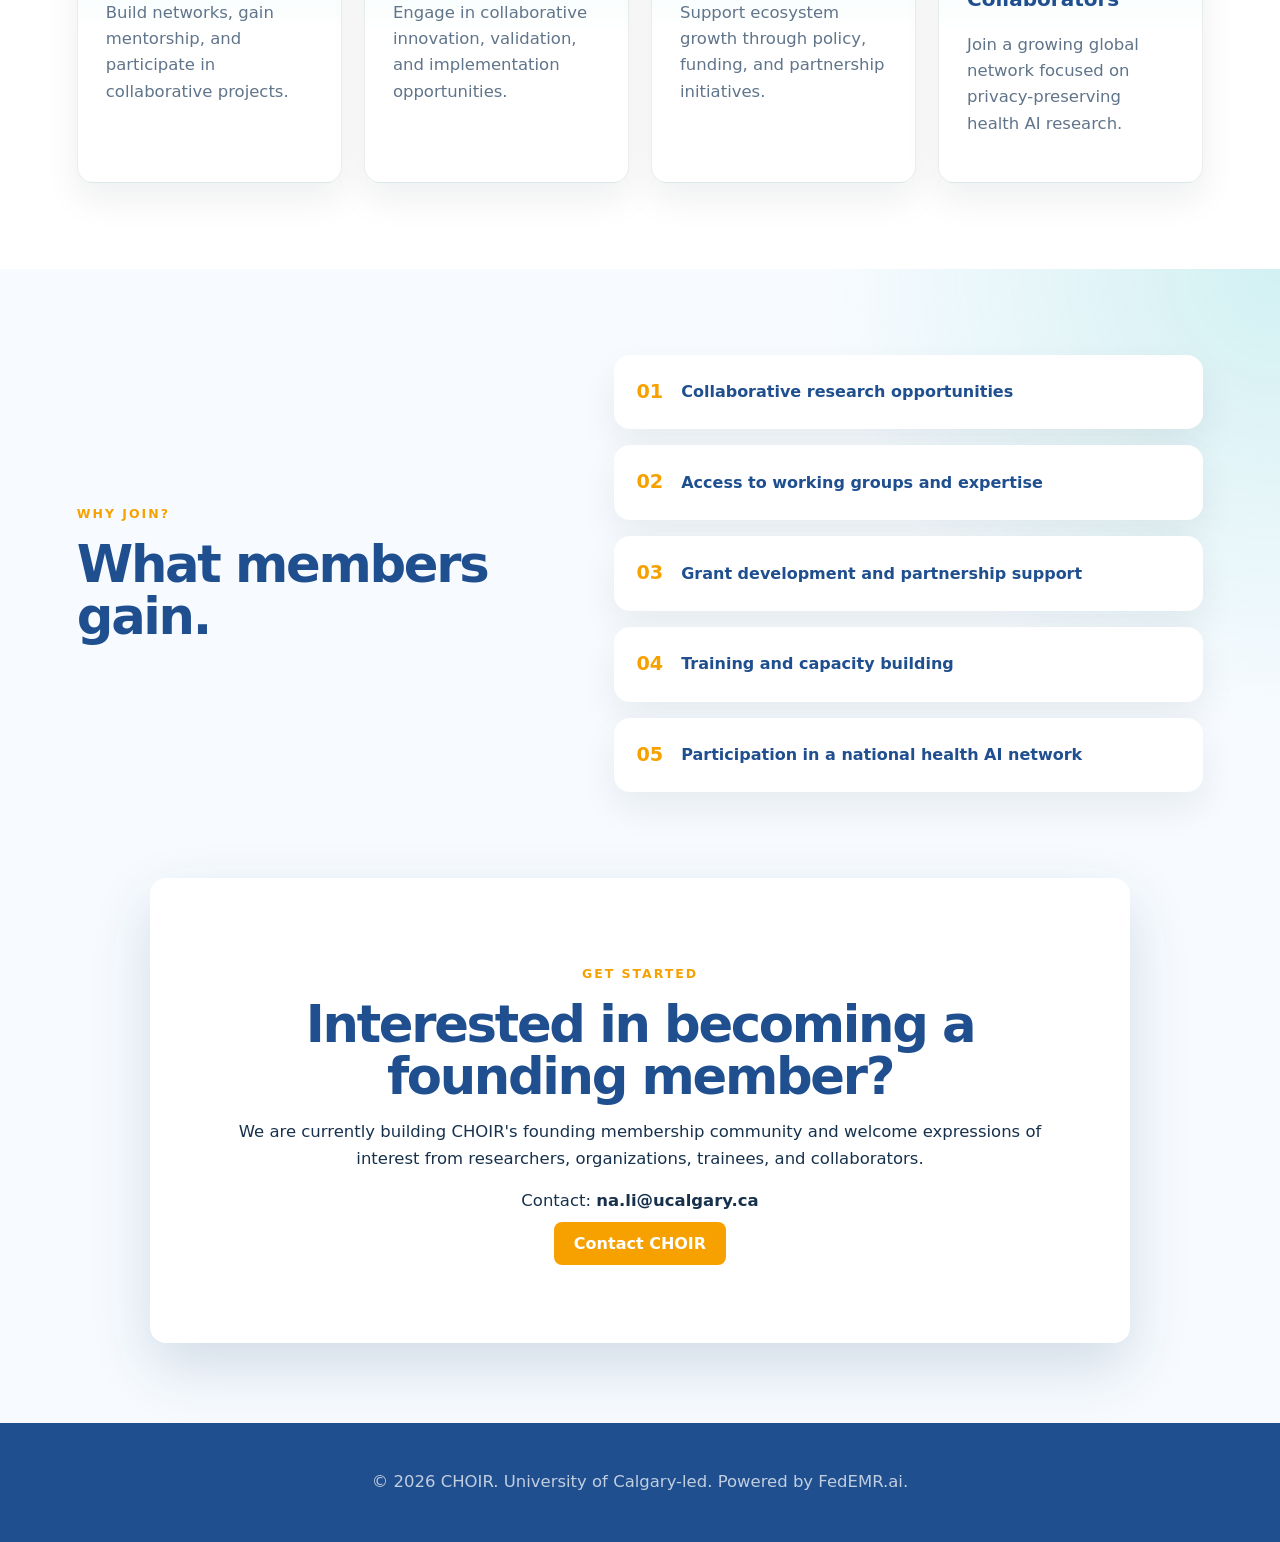
<file: join.html>
<!DOCTYPE html>
<html lang="en">
<head>
  <meta charset="UTF-8" />
  <meta name="viewport" content="width=device-width, initial-scale=1.0" />
  <title>Join CHOIR | CHOIR Alliance</title>
   <link rel="icon" type="image/png" href="choir-favicon.png">
  <link rel="stylesheet" href="style.css" />
</head>
<body>

  <header class="site-header">
    <a href="index.html" class="brand logo-brand">
      <img src="choir-logo.png" alt="CHOIR Alliance" />
    </a>

    <nav class="main-nav">
      <a href="about.html">About</a>
      <a href="programs.html">Programs</a>
      <a href="working-groups.html">Working Groups</a>
      <a href="services.html">Services</a>
      <a href="membership.html">Membership</a>
      <a href="governance.html">Governance</a>
      <a href="join.html" class="nav-button">Join CHOIR</a>
    </nav>
  </header>

  <main>

    <section class="hero page-hero">
      <div class="hero-content">
        <p class="eyebrow">Join CHOIR</p>
        <h1>Become part of Canada's collaborative health AI community.</h1>
        <p class="hero-text">
          CHOIR brings together researchers, clinicians, health systems,
          technical experts, trainees, industry partners, and innovation leaders
          who share a commitment to advancing trustworthy and impactful health AI.
        </p>
      </div>
    </section>

    <section class="section cards-section">
      <p class="eyebrow">Who Should Join?</p>
      <h2>CHOIR is designed for a diverse health AI ecosystem.</h2>

      <div class="card-grid">

        <article class="card">
          <h3>Researchers</h3>
          <p>
            Collaborate across institutions, access expertise, and strengthen grant applications.
          </p>
        </article>

        <article class="card">
          <h3>Health Systems</h3>
          <p>
            Explore, validate, and implement AI solutions that address real-world challenges.
          </p>
        </article>

        <article class="card">
          <h3>Technical Experts</h3>
          <p>
            Contribute data science, engineering, infrastructure, and AI expertise.
          </p>
        </article>

      </div>
    </section>

    <section class="section cards-section">

      <div class="card-grid four">

        <article class="card">
          <h3>Trainees</h3>
          <p>Build networks, gain mentorship, and participate in collaborative projects.</p>
        </article>

        <article class="card">
          <h3>Industry Partners</h3>
          <p>Engage in collaborative innovation, validation, and implementation opportunities.</p>
        </article>

        <article class="card">
          <h3>Strategic Partners</h3>
          <p>Support ecosystem growth through policy, funding, and partnership initiatives.</p>
        </article>

        <article class="card">
          <h3>International Collaborators</h3>
          <p>Join a growing global network focused on privacy-preserving health AI research.</p>
        </article>

      </div>

    </section>

    <section class="section split-section">

      <div>
        <p class="eyebrow">Why Join?</p>
        <h2>What members gain.</h2>
      </div>

      <div class="steps">
        <div><strong>01</strong><span>Collaborative research opportunities</span></div>
        <div><strong>02</strong><span>Access to working groups and expertise</span></div>
        <div><strong>03</strong><span>Grant development and partnership support</span></div>
        <div><strong>04</strong><span>Training and capacity building</span></div>
        <div><strong>05</strong><span>Participation in a national health AI network</span></div>
      </div>

    </section>

    <section class="section join-cta">
      <p class="eyebrow">Get Started</p>
      <h2>Interested in becoming a founding member?</h2>

      <p>
        We are currently building CHOIR's founding membership community and
        welcome expressions of interest from researchers, organizations,
        trainees, and collaborators.
      </p>

      <p>
        Contact:
        <strong>na.li@ucalgary.ca</strong>
      </p>

      <a href="mailto:na.li@ucalgary.ca" class="button primary">
        Contact CHOIR
      </a>
    </section>

  </main>

  <footer class="site-footer">
    <p>© 2026 CHOIR. University of Calgary-led. Powered by FedEMR.ai.</p>
  </footer>

</body>
</html>
</file>
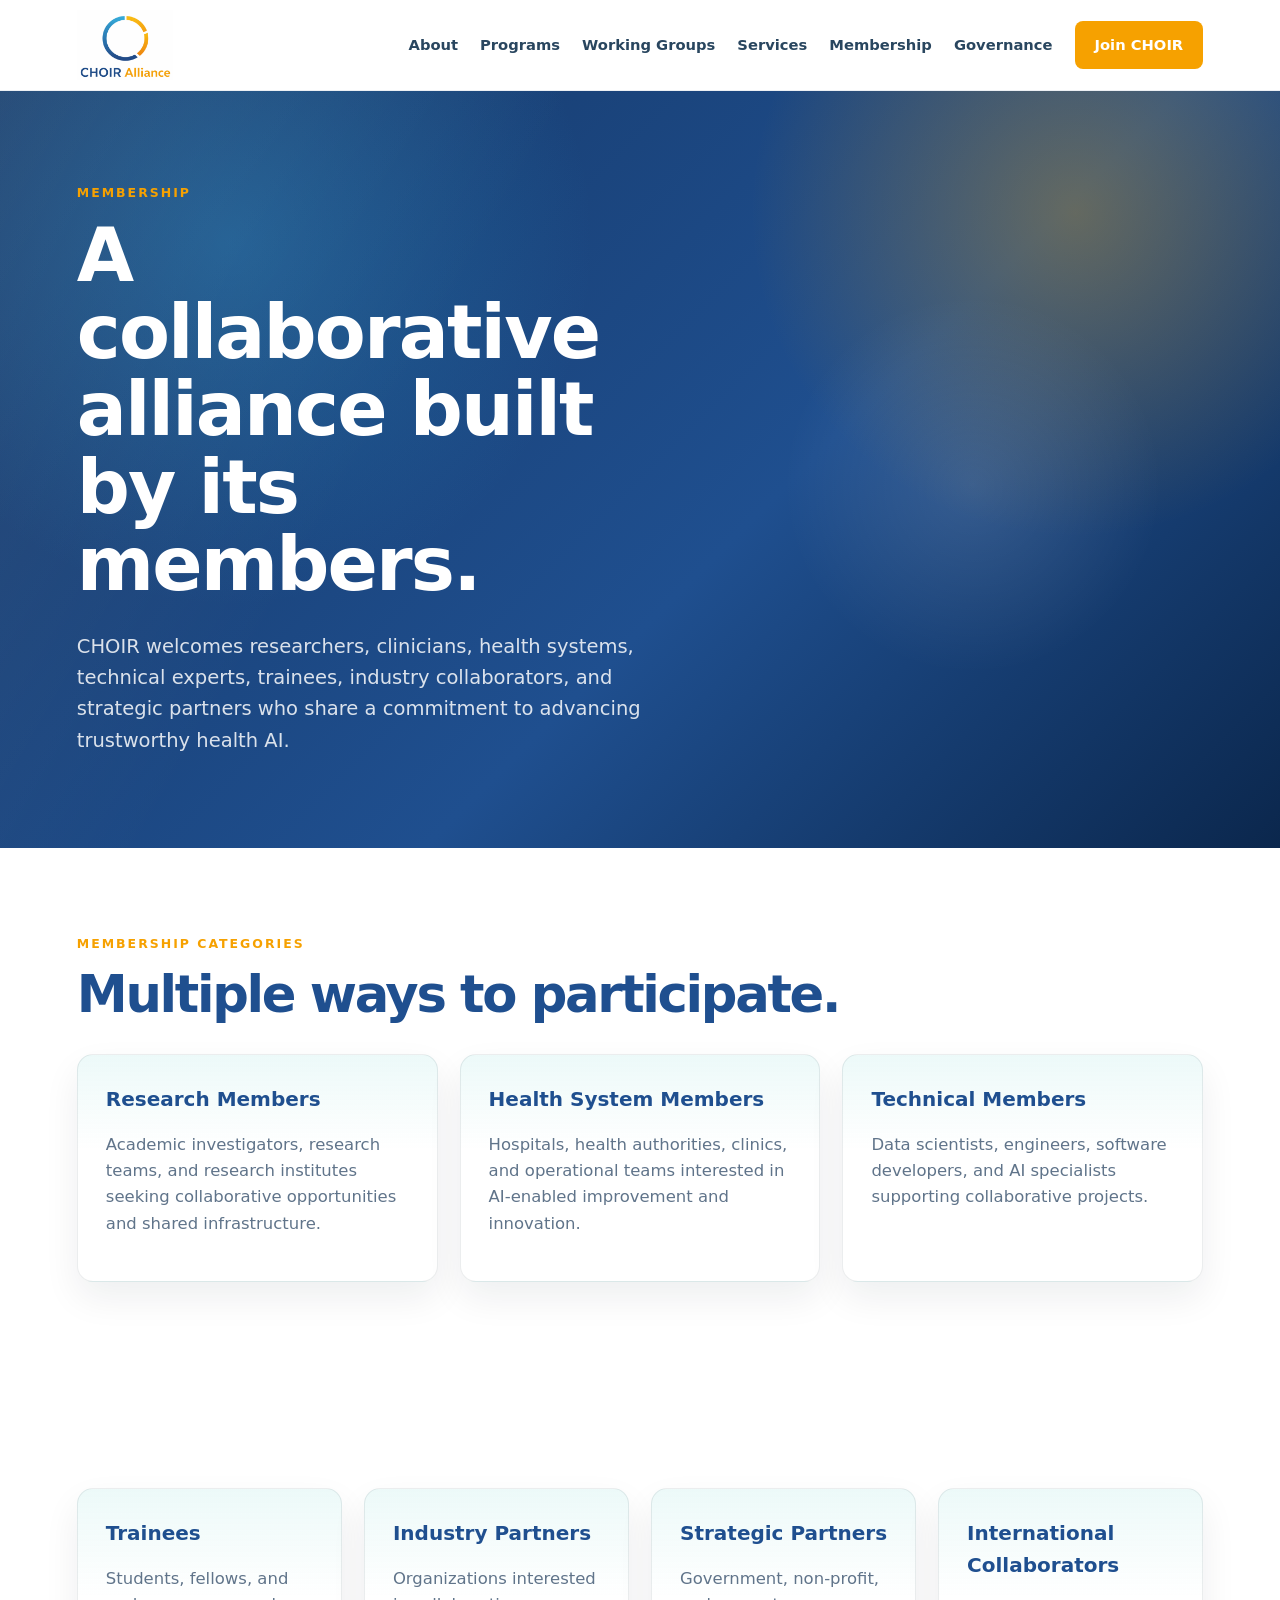
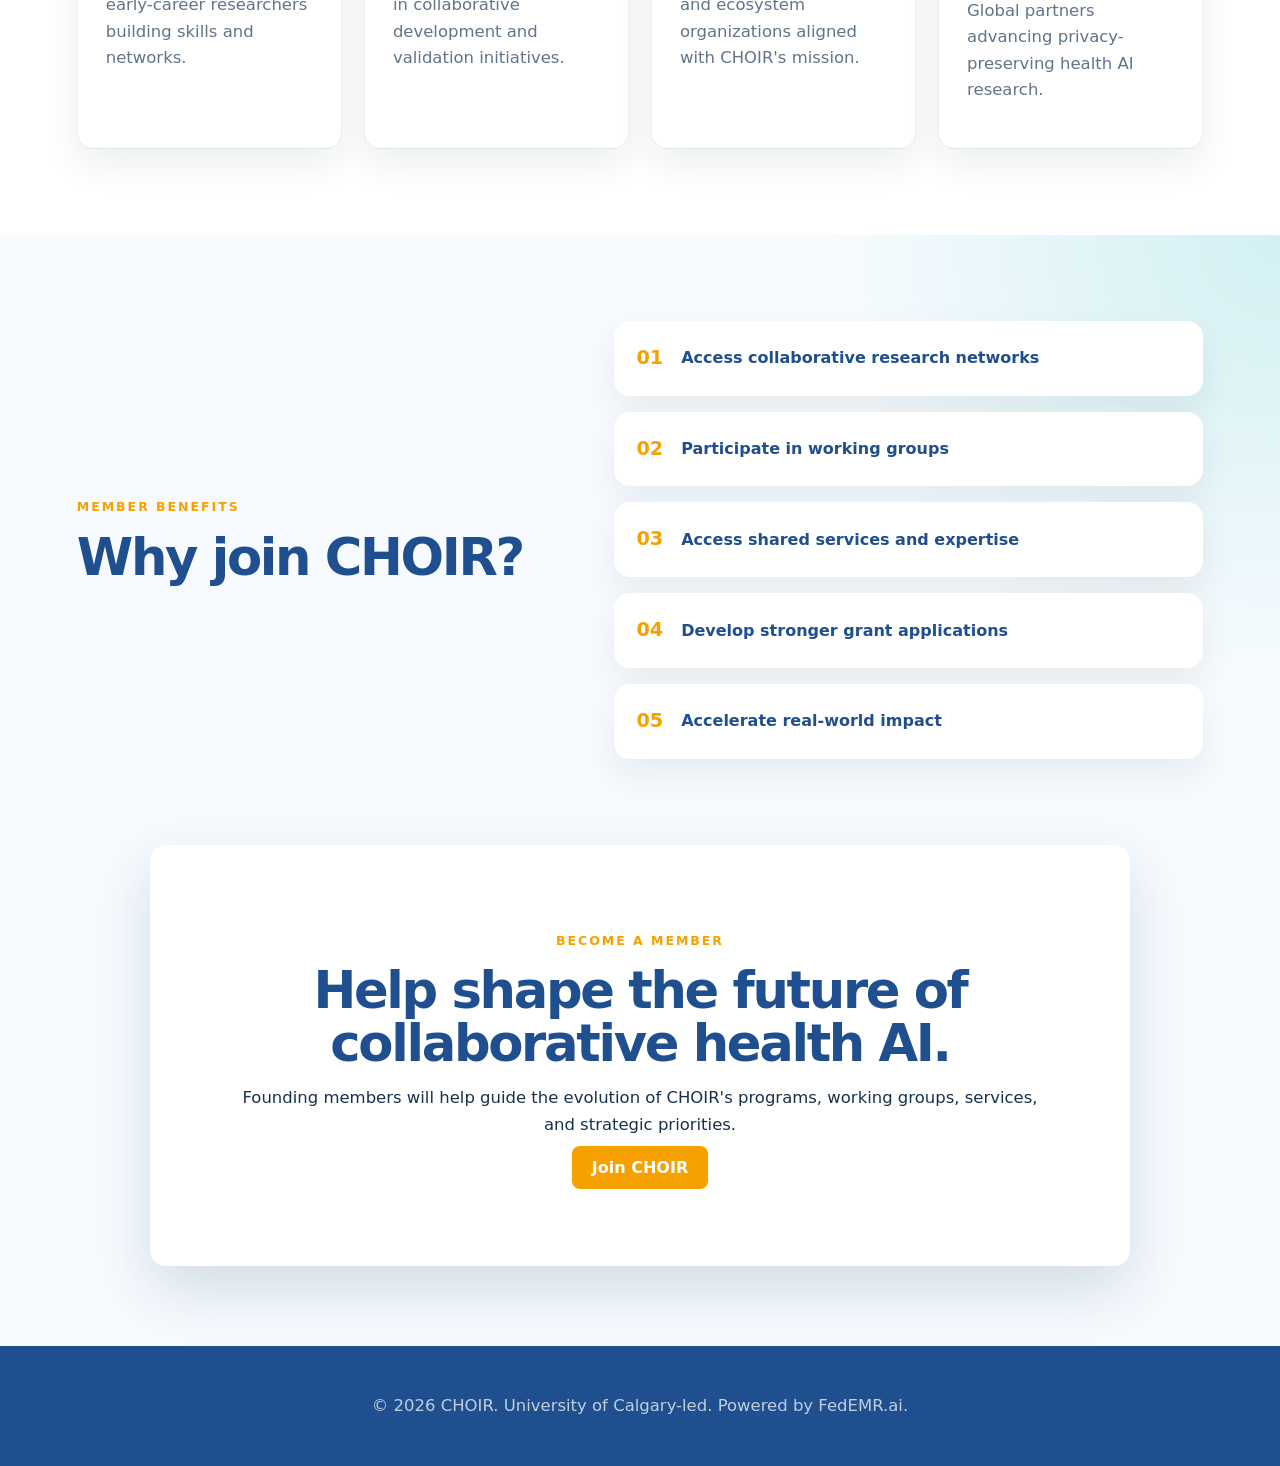
<file: membership.html>
<!DOCTYPE html>
<html lang="en">
<head>
  <meta charset="UTF-8" />
  <meta name="viewport" content="width=device-width, initial-scale=1.0" />
  <title>Membership | CHOIR</title>
   <link rel="icon" type="image/png" href="choir-favicon.png">
  <link rel="stylesheet" href="style.css" />
</head>
<body>

  <header class="site-header">
    <a href="index.html" class="brand logo-brand">
      <img src="choir-logo.png" alt="CHOIR Alliance" />
    </a>

    <nav class="main-nav">
      <a href="about.html">About</a>
      <a href="programs.html">Programs</a>
      <a href="working-groups.html">Working Groups</a>
      <a href="services.html">Services</a>
      <a href="membership.html">Membership</a>
      <a href="governance.html">Governance</a>
      <a href="join.html" class="nav-button">Join CHOIR</a>
    </nav>
  </header>

  <main>

    <section class="hero page-hero">
      <div class="hero-content">
        <p class="eyebrow">Membership</p>
        <h1>A collaborative alliance built by its members.</h1>
        <p class="hero-text">
          CHOIR welcomes researchers, clinicians, health systems, technical experts,
          trainees, industry collaborators, and strategic partners who share a commitment
          to advancing trustworthy health AI.
        </p>
      </div>
    </section>

    <section class="section cards-section">
      <p class="eyebrow">Membership Categories</p>
      <h2>Multiple ways to participate.</h2>

      <div class="card-grid">

        <article class="card">
          <h3>Research Members</h3>
          <p>
            Academic investigators, research teams, and research institutes seeking
            collaborative opportunities and shared infrastructure.
          </p>
        </article>

        <article class="card">
          <h3>Health System Members</h3>
          <p>
            Hospitals, health authorities, clinics, and operational teams interested
            in AI-enabled improvement and innovation.
          </p>
        </article>

        <article class="card">
          <h3>Technical Members</h3>
          <p>
            Data scientists, engineers, software developers, and AI specialists
            supporting collaborative projects.
          </p>
        </article>

      </div>
    </section>

    <section class="section cards-section">

      <div class="card-grid four">

        <article class="card">
          <h3>Trainees</h3>
          <p>Students, fellows, and early-career researchers building skills and networks.</p>
        </article>

        <article class="card">
          <h3>Industry Partners</h3>
          <p>Organizations interested in collaborative development and validation initiatives.</p>
        </article>

        <article class="card">
          <h3>Strategic Partners</h3>
          <p>Government, non-profit, and ecosystem organizations aligned with CHOIR's mission.</p>
        </article>

        <article class="card">
          <h3>International Collaborators</h3>
          <p>Global partners advancing privacy-preserving health AI research.</p>
        </article>

      </div>

    </section>

    <section class="section split-section">

      <div>
        <p class="eyebrow">Member Benefits</p>
        <h2>Why join CHOIR?</h2>
      </div>

      <div class="steps">
        <div><strong>01</strong><span>Access collaborative research networks</span></div>
        <div><strong>02</strong><span>Participate in working groups</span></div>
        <div><strong>03</strong><span>Access shared services and expertise</span></div>
        <div><strong>04</strong><span>Develop stronger grant applications</span></div>
        <div><strong>05</strong><span>Accelerate real-world impact</span></div>
      </div>

    </section>

    <section class="section join-cta">
      <p class="eyebrow">Become a Member</p>
      <h2>Help shape the future of collaborative health AI.</h2>
      <p>
        Founding members will help guide the evolution of CHOIR's programs,
        working groups, services, and strategic priorities.
      </p>
      <a href="join.html" class="button primary">Join CHOIR</a>
    </section>

  </main>

  <footer class="site-footer">
    <p>© 2026 CHOIR. University of Calgary-led. Powered by FedEMR.ai.</p>
  </footer>

</body>
</html>
</file>
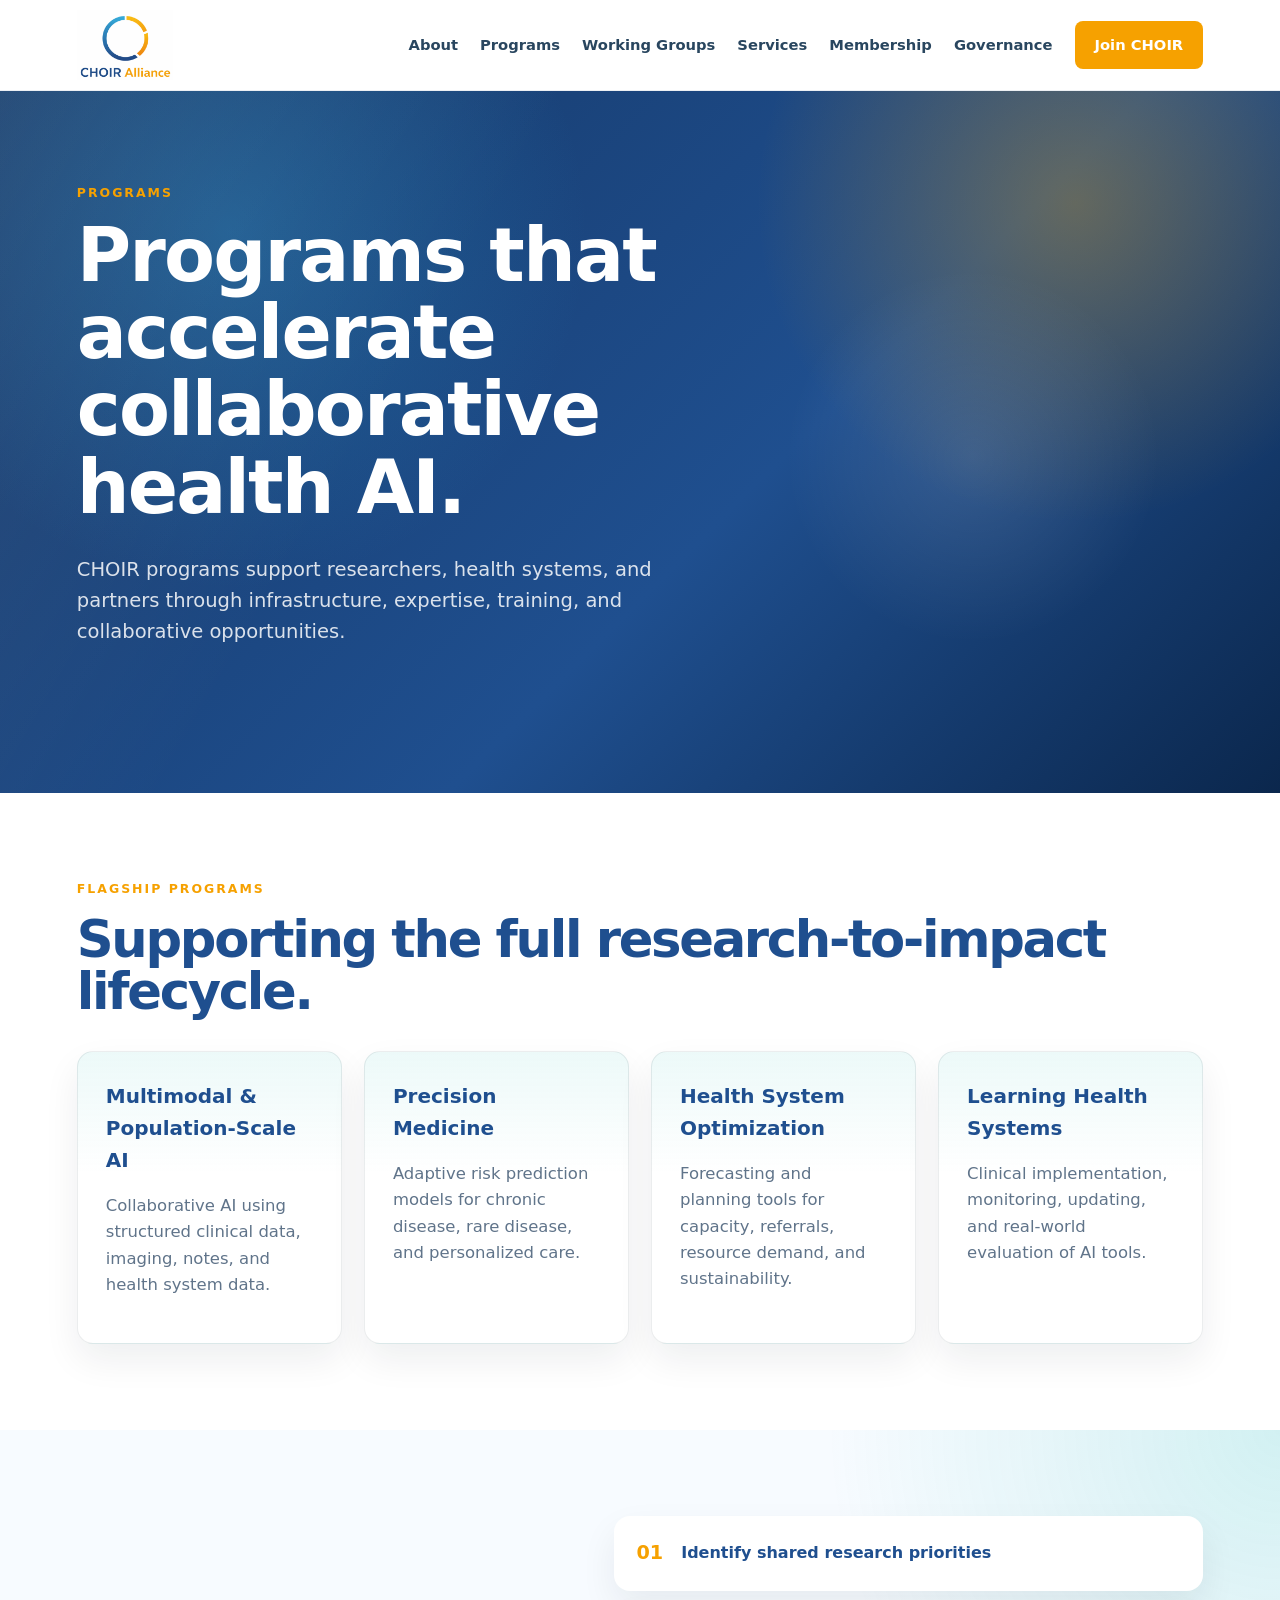
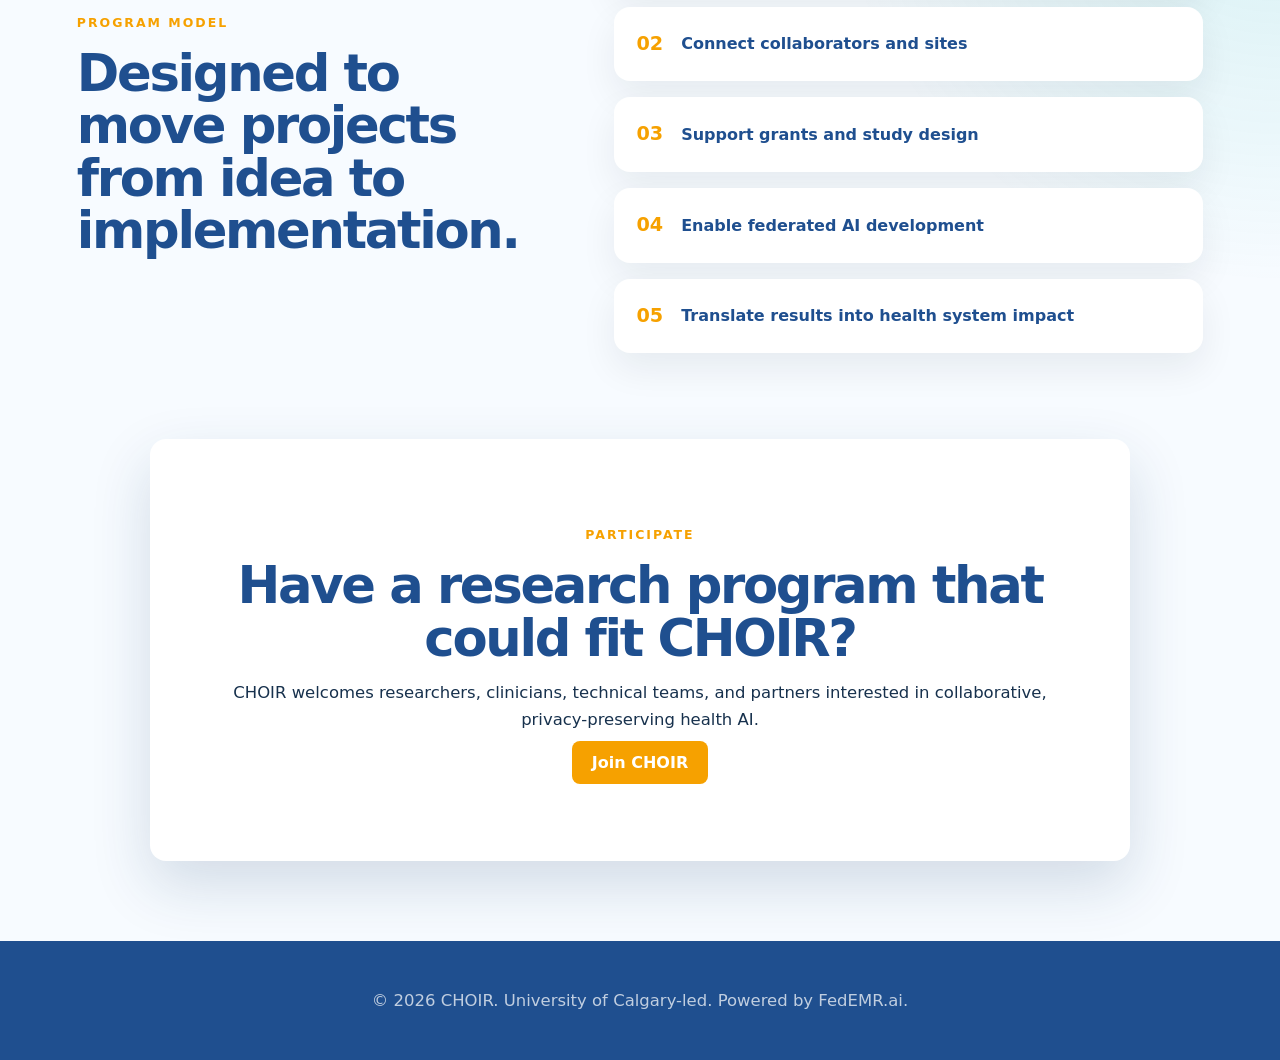
<file: programs.html>
<!DOCTYPE html>
<html lang="en">
<head>
  <meta charset="UTF-8" />
  <meta name="viewport" content="width=device-width, initial-scale=1.0" />
  <title>Programs | CHOIR</title>
   <link rel="icon" type="image/png" href="choir-favicon.png">
  <link rel="stylesheet" href="style.css" />
</head>
<body>

  <header class="site-header">
    <a href="index.html" class="brand logo-brand">
      <img src="choir-logo.png" alt="CHOIR Alliance" />
    </a>

    <nav class="main-nav">
      <a href="about.html">About</a>
      <a href="programs.html">Programs</a>
      <a href="working-groups.html">Working Groups</a>
      <a href="services.html">Services</a>
      <a href="membership.html">Membership</a>
      <a href="governance.html">Governance</a>
      <a href="join.html" class="nav-button">Join CHOIR</a>
    </nav>
  </header>

  <main>

    <section class="hero page-hero">
      <div class="hero-content">
        <p class="eyebrow">Programs</p>
        <h1>Programs that accelerate collaborative health AI.</h1>
        <p class="hero-text">
          CHOIR programs support researchers, health systems, and partners through
          infrastructure, expertise, training, and collaborative opportunities.
        </p>
      </div>
    </section>

    <section class="section cards-section">
      <p class="eyebrow">Flagship Programs</p>
      <h2>Supporting the full research-to-impact lifecycle.</h2>

      <div class="card-grid four">
        <article class="card">
          <h3>Multimodal & Population-Scale AI</h3>
          <p>Collaborative AI using structured clinical data, imaging, notes, and health system data.</p>
        </article>

        <article class="card">
          <h3>Precision Medicine</h3>
          <p>Adaptive risk prediction models for chronic disease, rare disease, and personalized care.</p>
        </article>

        <article class="card">
          <h3>Health System Optimization</h3>
          <p>Forecasting and planning tools for capacity, referrals, resource demand, and sustainability.</p>
        </article>

        <article class="card">
          <h3>Learning Health Systems</h3>
          <p>Clinical implementation, monitoring, updating, and real-world evaluation of AI tools.</p>
        </article>
      </div>
    </section>

    <section class="section split-section">
      <div>
        <p class="eyebrow">Program Model</p>
        <h2>Designed to move projects from idea to implementation.</h2>
      </div>

      <div class="steps">
        <div><strong>01</strong><span>Identify shared research priorities</span></div>
        <div><strong>02</strong><span>Connect collaborators and sites</span></div>
        <div><strong>03</strong><span>Support grants and study design</span></div>
        <div><strong>04</strong><span>Enable federated AI development</span></div>
        <div><strong>05</strong><span>Translate results into health system impact</span></div>
      </div>
    </section>

    <section class="section join-cta">
      <p class="eyebrow">Participate</p>
      <h2>Have a research program that could fit CHOIR?</h2>
      <p>
        CHOIR welcomes researchers, clinicians, technical teams, and partners interested
        in collaborative, privacy-preserving health AI.
      </p>
      <a href="join.html" class="button primary">Join CHOIR</a>
    </section>

  </main>

  <footer class="site-footer">
    <p>© 2026 CHOIR. University of Calgary-led. Powered by FedEMR.ai.</p>
  </footer>

</body>
</html>
</file>
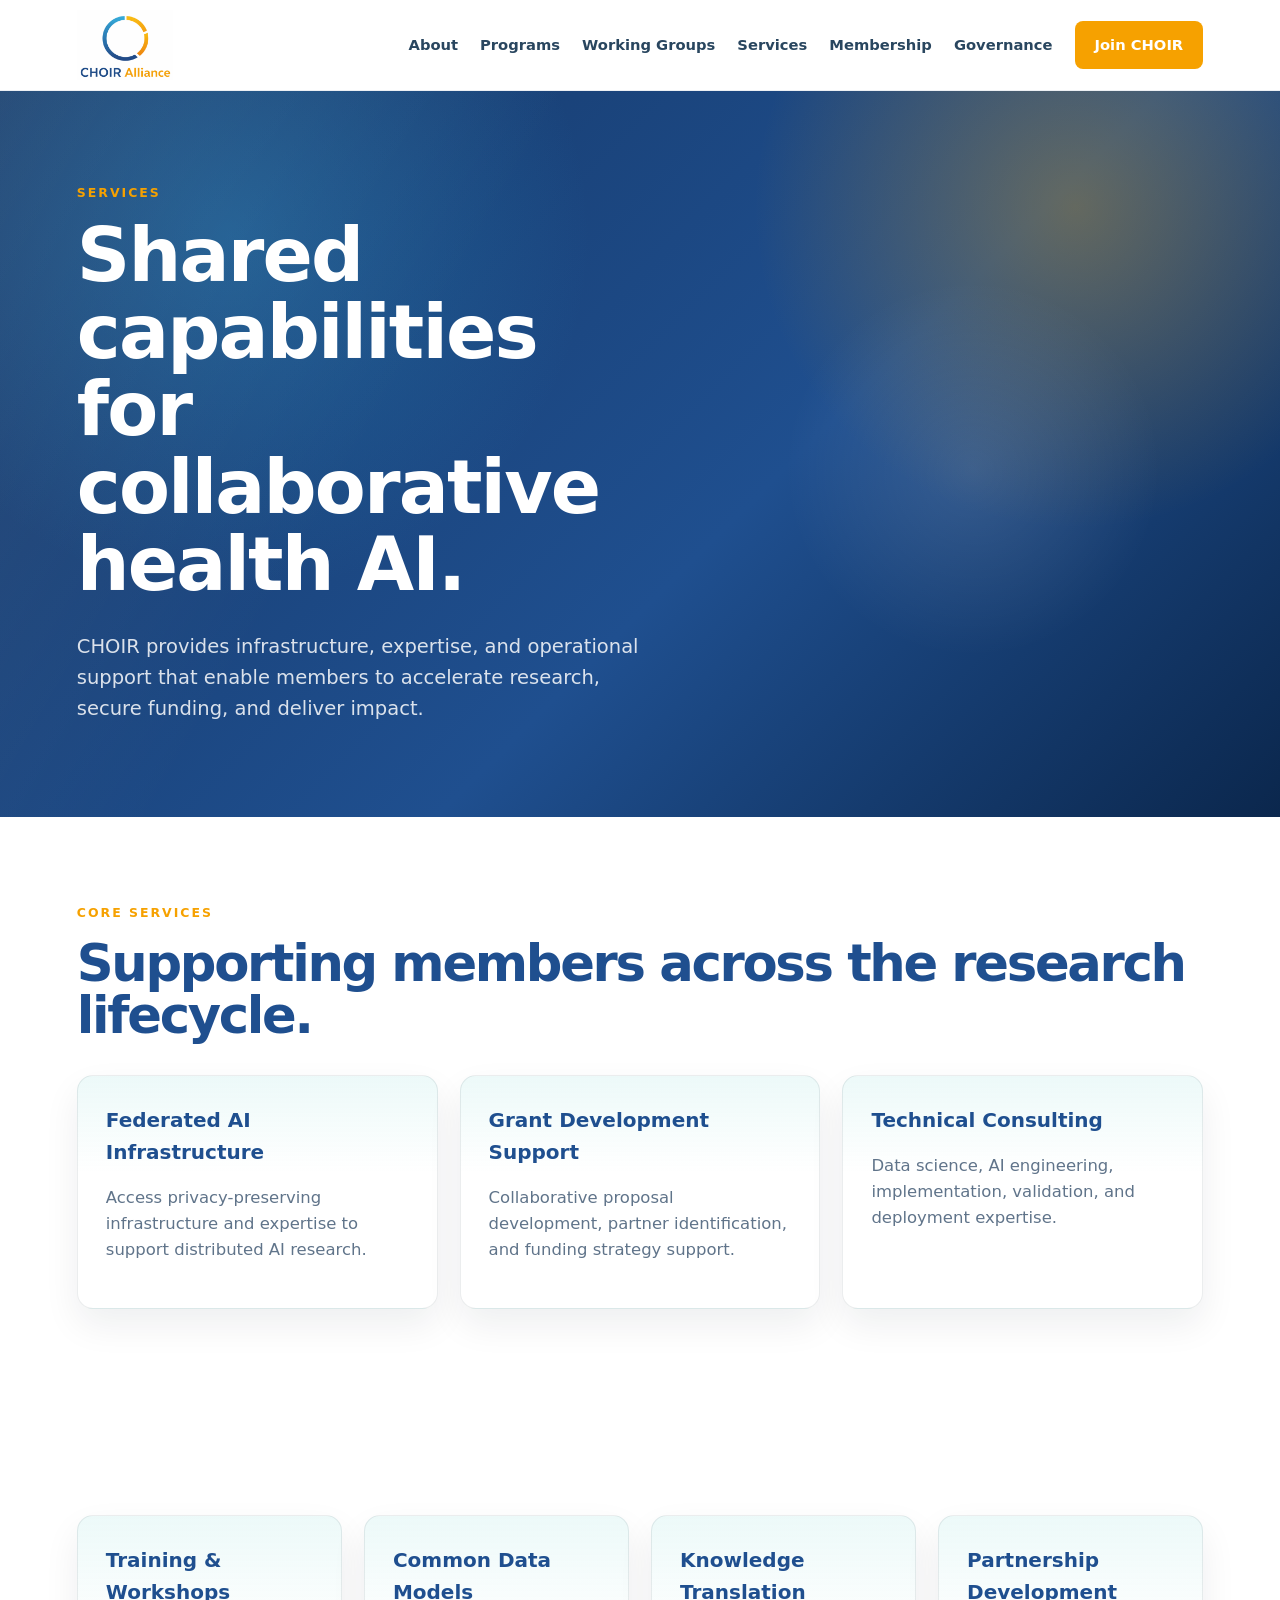
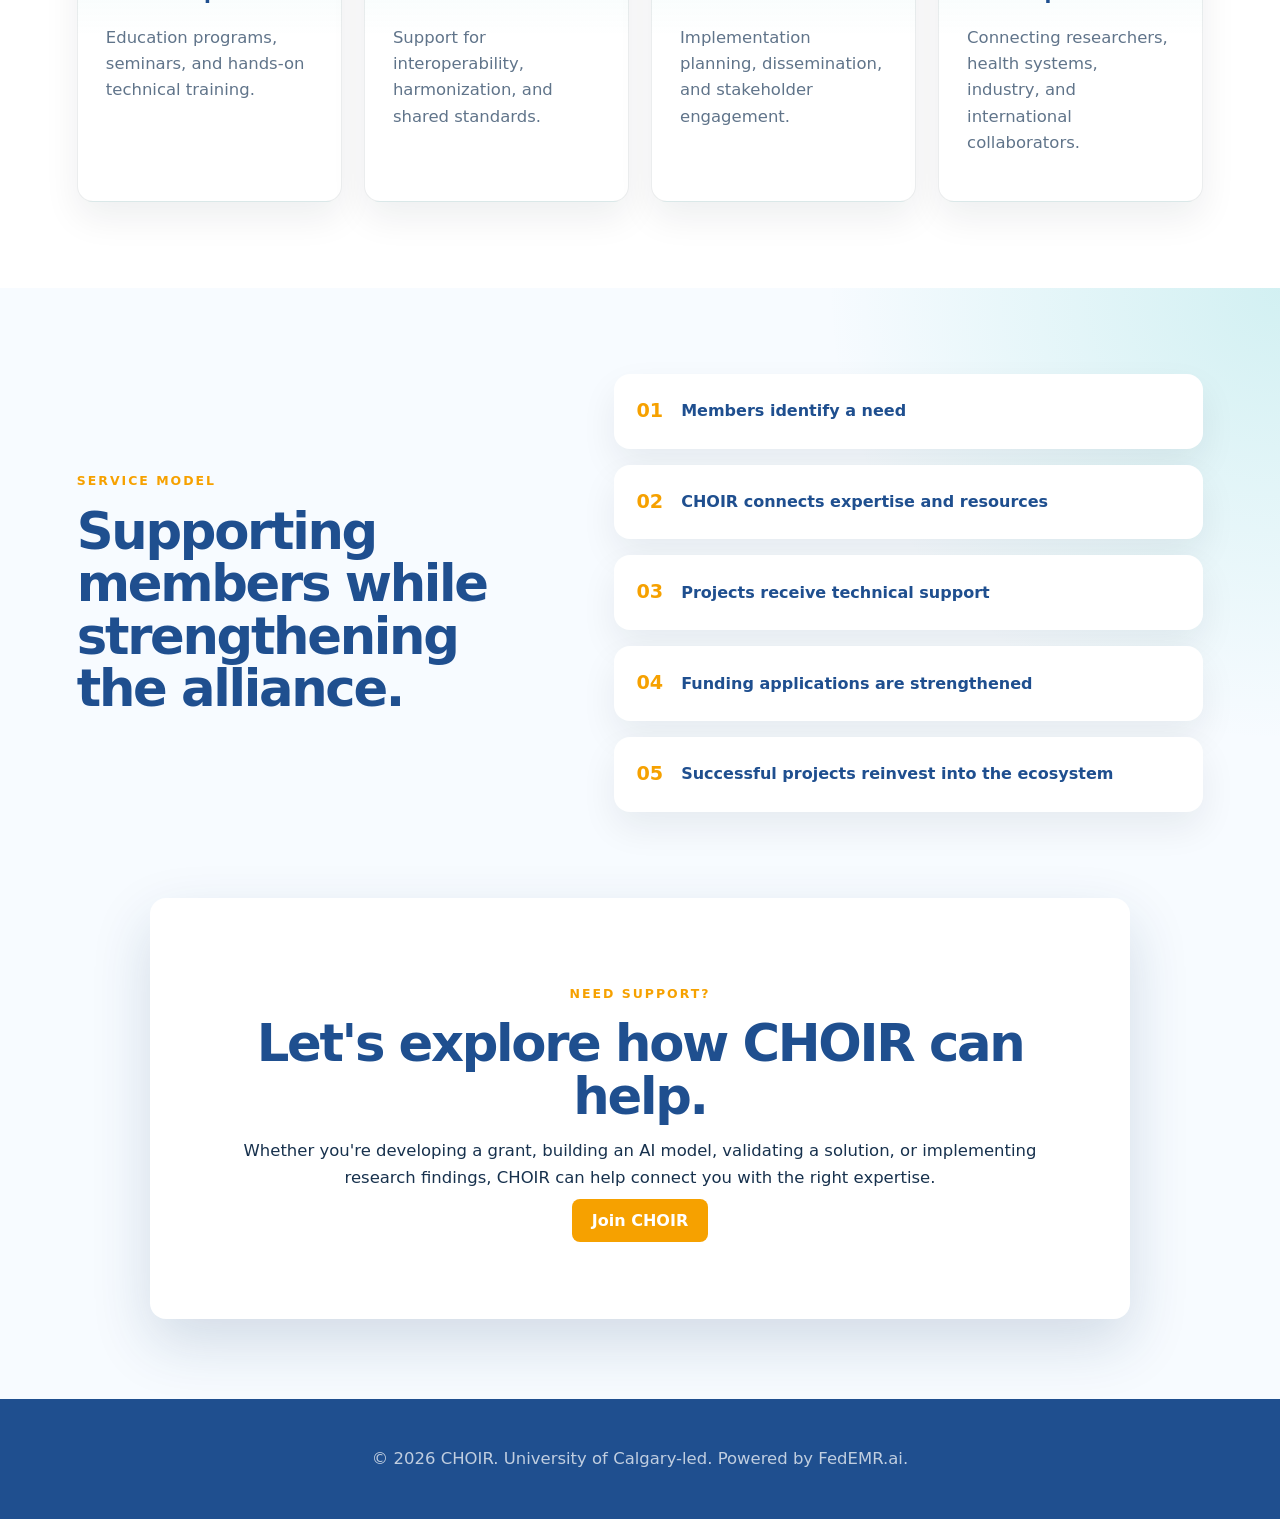
<file: services.html>
<!DOCTYPE html>
<html lang="en">
<head>
  <meta charset="UTF-8" />
  <meta name="viewport" content="width=device-width, initial-scale=1.0" />
  <title>Services | CHOIR</title>
   <link rel="icon" type="image/png" href="choir-favicon.png">
  <link rel="stylesheet" href="style.css" />
</head>
<body>

  <header class="site-header">
    <a href="index.html" class="brand logo-brand">
      <img src="choir-logo.png" alt="CHOIR Alliance" />
    </a>

    <nav class="main-nav">
      <a href="about.html">About</a>
      <a href="programs.html">Programs</a>
      <a href="working-groups.html">Working Groups</a>
      <a href="services.html">Services</a>
      <a href="membership.html">Membership</a>
      <a href="governance.html">Governance</a>
      <a href="join.html" class="nav-button">Join CHOIR</a>
    </nav>
  </header>

  <main>

    <section class="hero page-hero">
      <div class="hero-content">
        <p class="eyebrow">Services</p>
        <h1>Shared capabilities for collaborative health AI.</h1>
        <p class="hero-text">
          CHOIR provides infrastructure, expertise, and operational support that
          enable members to accelerate research, secure funding, and deliver impact.
        </p>
      </div>
    </section>

    <section class="section cards-section">
      <p class="eyebrow">Core Services</p>
      <h2>Supporting members across the research lifecycle.</h2>

      <div class="card-grid">

        <article class="card">
          <h3>Federated AI Infrastructure</h3>
          <p>
            Access privacy-preserving infrastructure and expertise to support distributed AI research.
          </p>
        </article>

        <article class="card">
          <h3>Grant Development Support</h3>
          <p>
            Collaborative proposal development, partner identification, and funding strategy support.
          </p>
        </article>

        <article class="card">
          <h3>Technical Consulting</h3>
          <p>
            Data science, AI engineering, implementation, validation, and deployment expertise.
          </p>
        </article>

      </div>
    </section>

    <section class="section cards-section">

      <div class="card-grid four">

        <article class="card">
          <h3>Training & Workshops</h3>
          <p>Education programs, seminars, and hands-on technical training.</p>
        </article>

        <article class="card">
          <h3>Common Data Models</h3>
          <p>Support for interoperability, harmonization, and shared standards.</p>
        </article>

        <article class="card">
          <h3>Knowledge Translation</h3>
          <p>Implementation planning, dissemination, and stakeholder engagement.</p>
        </article>

        <article class="card">
          <h3>Partnership Development</h3>
          <p>Connecting researchers, health systems, industry, and international collaborators.</p>
        </article>

      </div>

    </section>

    <section class="section split-section">

      <div>
        <p class="eyebrow">Service Model</p>
        <h2>Supporting members while strengthening the alliance.</h2>
      </div>

      <div class="steps">
        <div><strong>01</strong><span>Members identify a need</span></div>
        <div><strong>02</strong><span>CHOIR connects expertise and resources</span></div>
        <div><strong>03</strong><span>Projects receive technical support</span></div>
        <div><strong>04</strong><span>Funding applications are strengthened</span></div>
        <div><strong>05</strong><span>Successful projects reinvest into the ecosystem</span></div>
      </div>

    </section>

    <section class="section join-cta">
      <p class="eyebrow">Need Support?</p>
      <h2>Let's explore how CHOIR can help.</h2>
      <p>
        Whether you're developing a grant, building an AI model, validating a solution,
        or implementing research findings, CHOIR can help connect you with the right expertise.
      </p>
      <a href="join.html" class="button primary">Join CHOIR</a>
    </section>

  </main>

  <footer class="site-footer">
    <p>© 2026 CHOIR. University of Calgary-led. Powered by FedEMR.ai.</p>
  </footer>

</body>
</html>
</file>
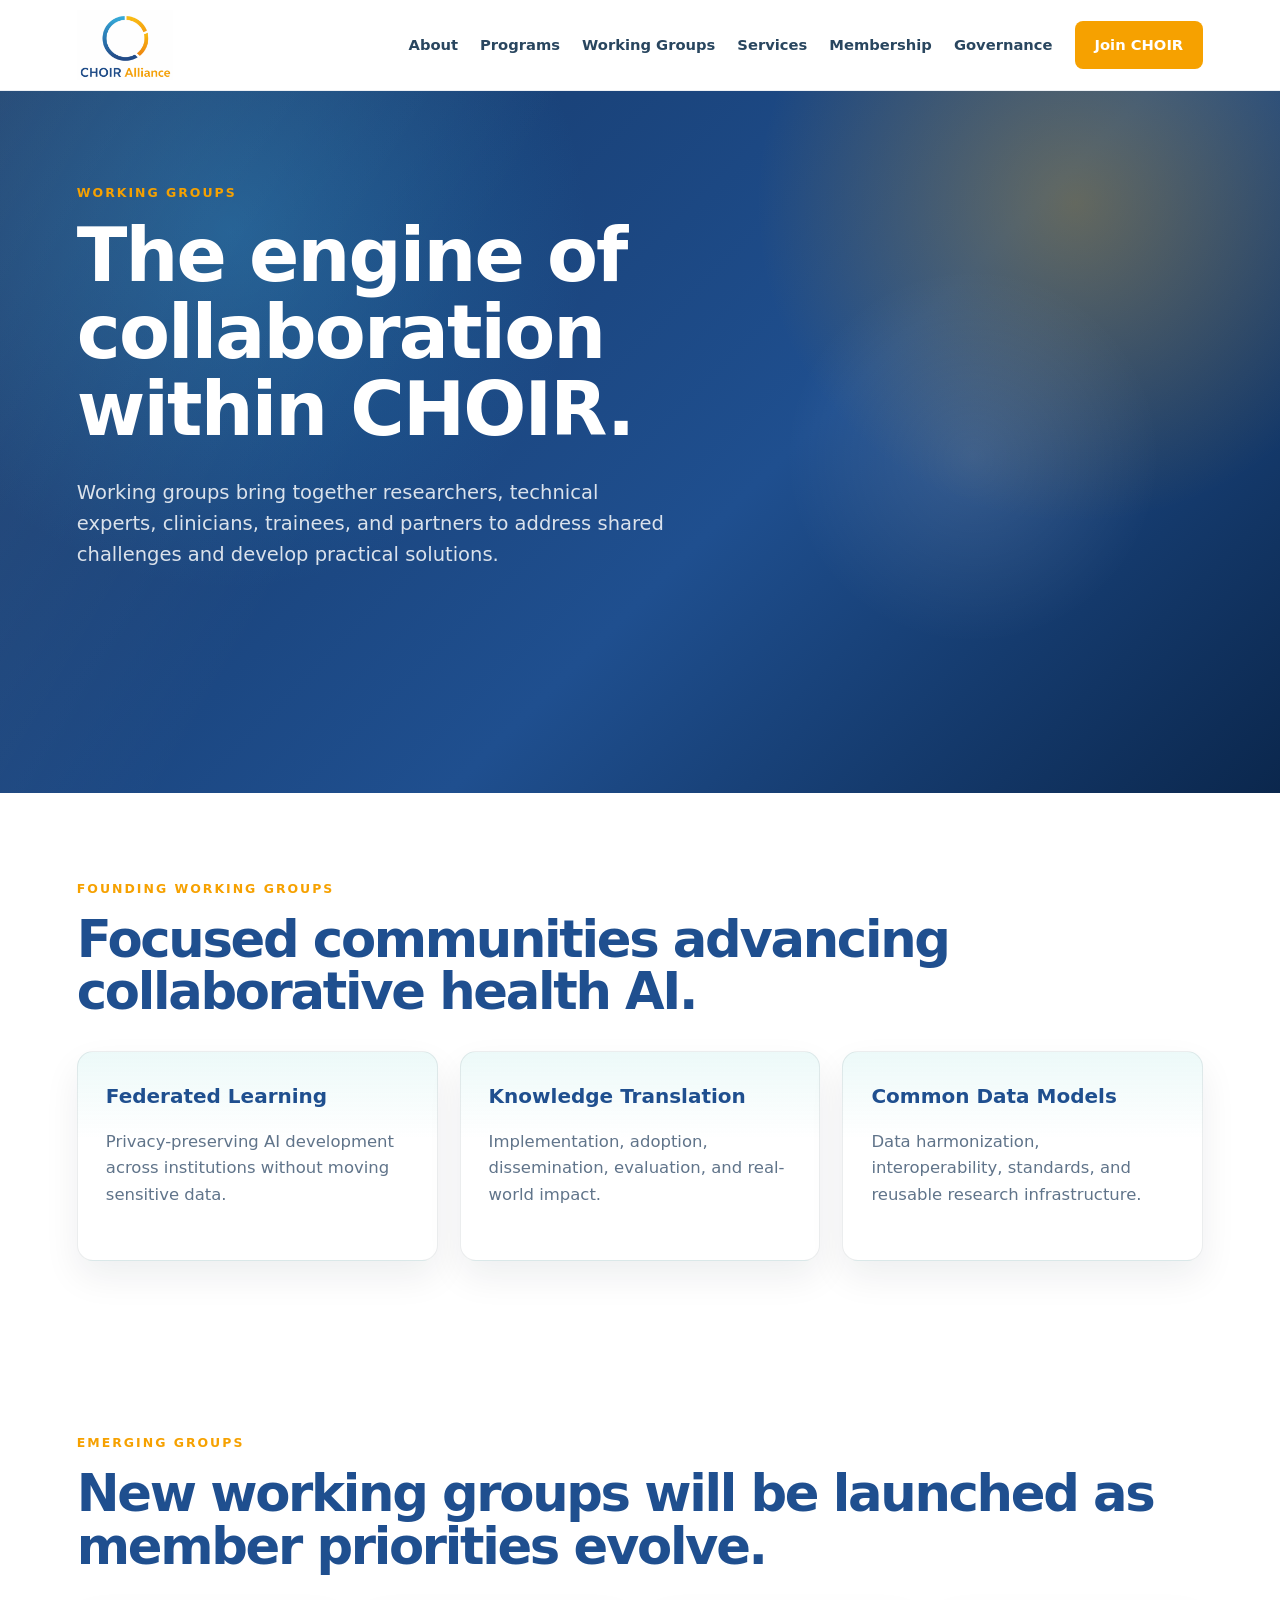
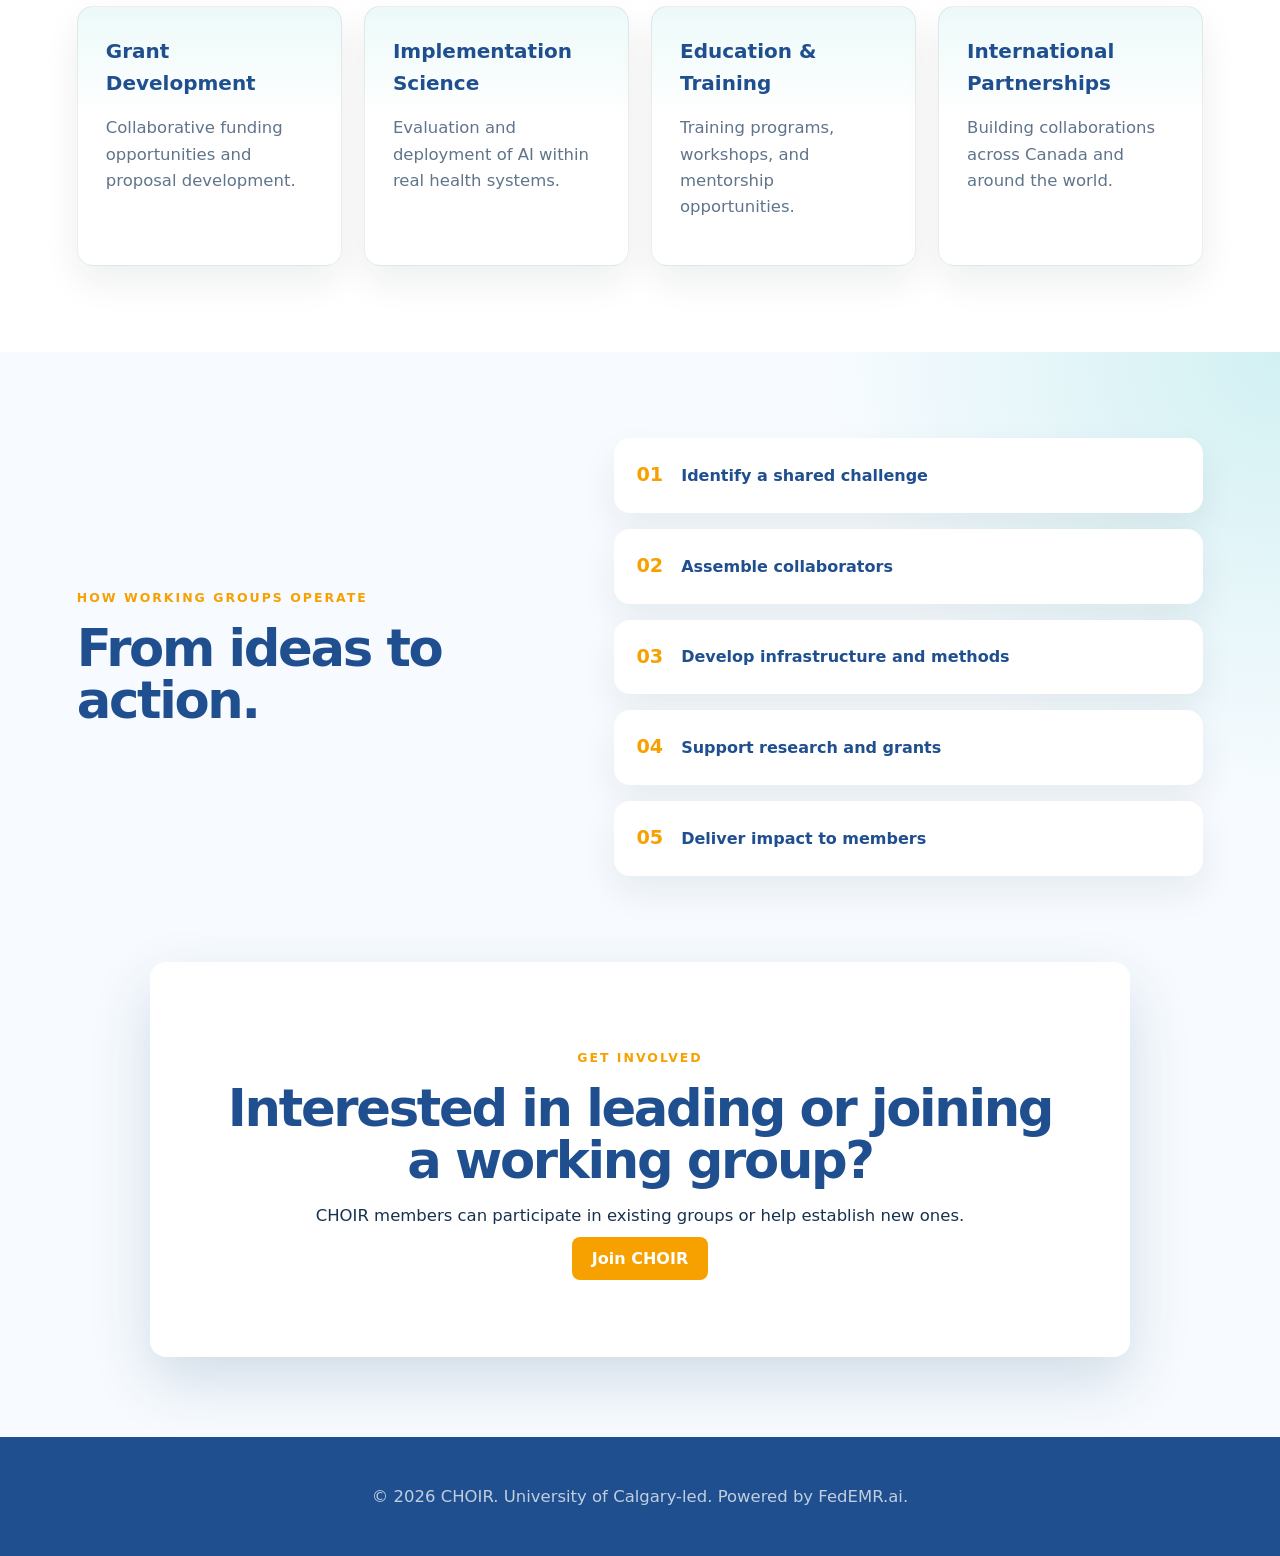
<file: working-groups.html>
<!DOCTYPE html>
<html lang="en">
<head>
  <meta charset="UTF-8" />
  <meta name="viewport" content="width=device-width, initial-scale=1.0" />
  <title>Working Groups | CHOIR</title>
   <link rel="icon" type="image/png" href="choir-favicon.png">
  <link rel="stylesheet" href="style.css" />
</head>
<body>

  <header class="site-header">
    <a href="index.html" class="brand logo-brand">
      <img src="choir-logo.png" alt="CHOIR Alliance" />
    </a>

    <nav class="main-nav">
      <a href="about.html">About</a>
      <a href="programs.html">Programs</a>
      <a href="working-groups.html">Working Groups</a>
      <a href="services.html">Services</a>
      <a href="membership.html">Membership</a>
      <a href="governance.html">Governance</a>
      <a href="join.html" class="nav-button">Join CHOIR</a>
    </nav>
  </header>

  <main>

    <section class="hero page-hero">
      <div class="hero-content">
        <p class="eyebrow">Working Groups</p>
        <h1>The engine of collaboration within CHOIR.</h1>
        <p class="hero-text">
          Working groups bring together researchers, technical experts, clinicians,
          trainees, and partners to address shared challenges and develop practical solutions.
        </p>
      </div>
    </section>

    <section class="section cards-section">
      <p class="eyebrow">Founding Working Groups</p>
      <h2>Focused communities advancing collaborative health AI.</h2>

      <div class="card-grid">

        <article class="card">
          <h3>Federated Learning</h3>
          <p>
            Privacy-preserving AI development across institutions without moving sensitive data.
          </p>
        </article>

        <article class="card">
          <h3>Knowledge Translation</h3>
          <p>
            Implementation, adoption, dissemination, evaluation, and real-world impact.
          </p>
        </article>

        <article class="card">
          <h3>Common Data Models</h3>
          <p>
            Data harmonization, interoperability, standards, and reusable research infrastructure.
          </p>
        </article>

      </div>
    </section>

    <section class="section cards-section">
      <p class="eyebrow">Emerging Groups</p>
      <h2>New working groups will be launched as member priorities evolve.</h2>

      <div class="card-grid four">

        <article class="card">
          <h3>Grant Development</h3>
          <p>Collaborative funding opportunities and proposal development.</p>
        </article>

        <article class="card">
          <h3>Implementation Science</h3>
          <p>Evaluation and deployment of AI within real health systems.</p>
        </article>

        <article class="card">
          <h3>Education & Training</h3>
          <p>Training programs, workshops, and mentorship opportunities.</p>
        </article>

        <article class="card">
          <h3>International Partnerships</h3>
          <p>Building collaborations across Canada and around the world.</p>
        </article>

      </div>
    </section>

    <section class="section split-section">
      <div>
        <p class="eyebrow">How Working Groups Operate</p>
        <h2>From ideas to action.</h2>
      </div>

      <div class="steps">
        <div><strong>01</strong><span>Identify a shared challenge</span></div>
        <div><strong>02</strong><span>Assemble collaborators</span></div>
        <div><strong>03</strong><span>Develop infrastructure and methods</span></div>
        <div><strong>04</strong><span>Support research and grants</span></div>
        <div><strong>05</strong><span>Deliver impact to members</span></div>
      </div>
    </section>

    <section class="section join-cta">
      <p class="eyebrow">Get Involved</p>
      <h2>Interested in leading or joining a working group?</h2>
      <p>
        CHOIR members can participate in existing groups or help establish new ones.
      </p>
      <a href="join.html" class="button primary">Join CHOIR</a>
    </section>

  </main>

  <footer class="site-footer">
    <p>© 2026 CHOIR. University of Calgary-led. Powered by FedEMR.ai.</p>
  </footer>

</body>
</html>
</file>
<file: style.css>
:root {
  --navy: #1f4f8f;
  --deep-navy: #153766;
  --blue: #2f9ed3;
  --gold: #f6a100;
  --gold-dark: #d98200;
  --ice: #f7fbff;
  --white: #ffffff;
  --text: #17314d;
  --muted: #60748a;
  --line: rgba(31, 79, 143, 0.14);
  --shadow: 0 24px 60px rgba(21, 55, 102, 0.16);
}

* {
  box-sizing: border-box;
}

body {
  margin: 0;
  font-family: Inter, system-ui, -apple-system, BlinkMacSystemFont, "Segoe UI", sans-serif;
  color: var(--text);
  background: var(--ice);
  line-height: 1.6;
}

a {
  color: inherit;
  text-decoration: none;
}

.site-header {
  position: sticky;
  top: 0;
  z-index: 10;
  display: flex;
  justify-content: space-between;
  align-items: center;
  padding: 10px 6vw;

  background: #ffffff;

  border-bottom: 1px solid rgba(21, 55, 102, 0.08);
}

.brand {
  display: flex;
  flex-direction: column;
  line-height: 1.1;
}
.logo-brand img {
  height: 70px;
  width: auto;
  display: block;
}
.brand-mark {
  font-size: 1.45rem;
  font-weight: 900;
  letter-spacing: 0.08em;
  color: var(--navy);
}

.brand-subtitle {
  font-size: 0.75rem;
  color: var(--muted);
}

.main-nav {
  display: flex;
  gap: 22px;
  align-items: center;
  font-size: 0.92rem;
  font-weight: 650;
}

.main-nav a {
  color: #29465f;
}

.main-nav a:hover {
  color: var(--blue);
}

.nav-button {
  padding: 12px 20px;
  color: white !important;
  background: #f6a100;
  border-radius: 8px;
  box-shadow: none;
}

.hero {
  position: relative;
  overflow: hidden;
  display: grid;
  grid-template-columns: 1.1fr 0.9fr;
  gap: 52px;
  min-height: 78vh;
  padding: 92px 6vw;
  color: white;
  background:
    radial-gradient(circle at 18% 20%, rgba(47, 158, 211, 0.32), transparent 30%),
    radial-gradient(circle at 84% 16%, rgba(246, 161, 0, 0.32), transparent 26%),
    linear-gradient(135deg, var(--deep-navy) 0%, var(--navy) 58%, #0b274d 100%);
}

.hero::after {
  content: "";
  position: absolute;
  inset: 0;
  background:
    linear-gradient(120deg, rgba(255,255,255,0.08), transparent 34%),
    radial-gradient(circle at 76% 52%, rgba(255,255,255,0.12), transparent 18%);
  pointer-events: none;
}

.hero-content,
.hero-panel {
  position: relative;
  z-index: 1;
}

.eyebrow {
  margin: 0 0 14px;
  color: var(--gold);
  font-size: 0.78rem;
  font-weight: 900;
  letter-spacing: 0.16em;
  text-transform: uppercase;
}

.hero h1 {
  max-width: 920px;
  margin: 0;
  font-size: clamp(2.7rem, 5.8vw, 5.4rem);
  line-height: 1.04;
  letter-spacing: -0.025em;
  font-weight: 850;
}

.hero-text {
  max-width: 760px;
  margin: 28px 0 0;
  color: rgba(255, 255, 255, 0.84);
  font-size: 1.22rem;
}

.hero-actions {
  display: flex;
  flex-wrap: wrap;
  gap: 14px;
  margin-top: 34px;
}

.button {
  padding: 12px 20px;
  border-radius: 8px;
  font-weight: 800;
}

.button.primary {
  color: white;
  background: #f6a100;
  border-radius: 8px;
  box-shadow: none;
}

.button.secondary {
  color: white;
  border: 1px solid rgba(255,255,255,0.35);
  background: rgba(255,255,255,0.12);
  border-radius: 8px;
  box-shadow: none;
}

.hero-panel {
  display: flex;
  align-items: center;
  justify-content: center;
}
.hero-logo-card {
  width: min(460px, 100%);
  padding: 34px;
  border-radius: 16px;
  background: #ffffff;
  box-shadow: 0 10px 30px rgba(21, 55, 102, 0.10);
}
.hero-logo-card img {
  width: 100%;
  max-width: 300px;
  display: block;
  margin: 0 auto 26px;
  border-radius: 0;
}
.hero-statement {
  display: grid;
  gap: 18px;
  align-content: center;
}

.hero-statement p {
  margin: 0;
  color: rgba(255,255,255,0.88);
  font-size: clamp(1.6rem, 3vw, 3rem);
  font-weight: 850;
  letter-spacing: -0.04em;
  border-bottom: 1px solid rgba(255,255,255,0.22);
  padding-bottom: 14px;
}

.hero-pill-grid {
  display: grid;
  grid-template-columns: 1fr 1fr;
  gap: 12px;
}

.hero-pill-grid span {
  display: flex;
  align-items: center;
  justify-content: center;
  min-height: 54px;
  padding: 12px;
  border-radius: 16px;
  color: var(--deep-navy);
  font-weight: 850;
  background: #f3f8fd;
  border: 1px solid rgba(31, 79, 143, 0.12);
}

.section {
  padding: 86px 6vw;
}

.intro-grid,
.split-section {
  display: grid;
  grid-template-columns: 0.9fr 1.1fr;
  gap: 56px;
  align-items: center;
}
.intro-grid > div:last-child {
  padding-top: 2rem;
}

h2 {
  margin: 0;
  color: var(--navy);
  font-size: clamp(2rem, 4vw, 3.8rem);
  line-height: 1.02;
  letter-spacing: -0.045em;
}

h3 {
  margin: 0 0 10px;
  color: var(--navy);
  font-size: 1.25rem;
}

p {
  font-size: 1.03rem;
}

.cards-section {
  background: white;
}

.card-grid {
  display: grid;
  grid-template-columns: repeat(3, 1fr);
  gap: 22px;
  margin-top: 34px;
}

.card-grid.four {
  grid-template-columns: repeat(4, 1fr);
}

.card {
  min-height: 210px;
  padding: 28px;
  border: 1px solid rgba(7, 26, 47, 0.08);
  border-radius: 16px;
  background:
    linear-gradient(180deg, rgba(18, 184, 176, 0.08), transparent 42%),
    #ffffff;
  box-shadow: 0 16px 36px rgba(7, 26, 47, 0.07);
}

.card p {
  color: var(--muted);
}

.split-section {
  background:
    radial-gradient(circle at right top, rgba(18, 184, 176, 0.16), transparent 32%),
    var(--ice);
}

.steps {
  display: grid;
  gap: 16px;
}

.steps div {
  display: flex;
  gap: 18px;
  align-items: center;
  padding: 22px;
  border-radius: 16px;
  background: white;
  box-shadow: 0 16px 36px rgba(7, 26, 47, 0.07);
}

.steps strong {
  color: var(--gold);
  font-size: 1.2rem;
}

.steps span {
  font-weight: 800;
  color: var(--navy);
}

.feature-section {
  color: white;
  background:
    radial-gradient(circle at 78% 22%, rgba(246, 161, 0, 0.18), transparent 30%),
    linear-gradient(135deg, var(--navy), #0c3e68);
}

.feature-section h2,
.feature-section p {
  color: white;
}

.feature-section div,
.powered-section,
.join-cta {
  max-width: 980px;
}

.powered-section {
  margin: 0 auto;
  text-align: center;
}

.join-cta {
  margin: 0 auto 80px;
  border-radius: 16px;
  text-align: center;
  background: white;
  box-shadow: var(--shadow);
}

.site-footer {
  padding: 30px 6vw;
  color: rgba(255, 255, 255, 0.72);
  background: var(--navy);
  text-align: center;
}

@media (max-width: 980px) {
  .site-header {
    align-items: flex-start;
    gap: 18px;
    flex-direction: column;
  }

  .main-nav {
    flex-wrap: wrap;
    gap: 12px;
  }

  .hero,
  .intro-grid,
  .split-section {
    grid-template-columns: 1fr;
  }

  .card-grid,
  .card-grid.four {
    grid-template-columns: 1fr;
  }

  .hero {
    min-height: auto;
    padding-top: 70px;
  }
}

@media (max-width: 620px) {
  .main-nav a:not(.nav-button) {
    font-size: 0.86rem;
  }

  .section {
    padding: 64px 6vw;
  }

  .hero h1 {
    font-size: 3rem;
  }
}
/* ===== FedEMR Section ===== */

.fedemr-strip {
  display: grid;
  grid-template-columns: 1.5fr 1fr;
  gap: 3rem;
  align-items: center;

  padding: 3rem;
  margin: 4rem 0;

  background: linear-gradient(
    135deg,
    rgba(255,255,255,0.95),
    rgba(247,251,255,0.95)
  );

  border: 1px solid var(--line);
  border-radius: 24px;
  box-shadow: var(--shadow);
}

.fedemr-copy h2 {
  margin-top: 0.5rem;
  margin-bottom: 1rem;
}

.fedemr-logo-card {
  display: flex;
  justify-content: center;
  align-items: center;

  padding: 2rem;
  border-radius: 20px;
  background: white;
}

.fedemr-logo-card img {
  width: 100%;
  max-width: 320px;
  height: auto;
}

@media (max-width: 900px) {
  .fedemr-strip {
    grid-template-columns: 1fr;
  }

  .fedemr-logo-card {
    order: -1;
  }
}
.fedemr-stats {
  display: grid;
  grid-template-columns: repeat(3, 1fr);
  gap: 1rem;
  margin-top: 2rem;
}

.fedemr-stats div {
  padding: 1.25rem;
  border-radius: 16px;
  background: rgba(31, 79, 143, 0.06);
  border: 1px solid rgba(31, 79, 143, 0.12);
}

.fedemr-stats strong {
  display: block;
  font-size: 2rem;
  font-weight: 900;
  color: var(--navy);
  line-height: 1;
  margin-bottom: 0.5rem;
}

.fedemr-stats span {
  display: block;
  color: var(--muted);
  font-size: 0.9rem;
  line-height: 1.4;
}

.fedemr-logo-card p {
  margin: 0 0 1rem;
  text-transform: uppercase;
  letter-spacing: 0.15em;
  font-size: 0.75rem;
  font-weight: 800;
  color: var(--muted);
}

@media (max-width: 900px) {
  .fedemr-stats {
    grid-template-columns: 1fr;
  }
}
.fedemr-benefit {
  margin-top: 2rem;
  padding: 1.5rem;
  border-radius: 18px;
  background: rgba(31, 79, 143, 0.06);
  border: 1px solid rgba(31, 79, 143, 0.12);
}

.fedemr-benefit h3 {
  margin-bottom: 0.75rem;
}

.fedemr-benefit p:last-child {
  margin-bottom: 0;
}

.fedemr-logo-card {
  flex-direction: column;
  text-align: center;
  gap: 1rem;
}
/* ===== Modern FedEMR Section ===== */

.fedemr-section {
  max-width: 1200px;
  margin: 0 auto;
}

.fedemr-header {
  display: grid;
  grid-template-columns: 1.3fr 0.7fr;
  gap: 2rem;
  align-items: center;
  margin-bottom: 2rem;
}

.fedemr-header h2 {
  max-width: 850px;
}

.fedemr-grid {
  display: grid;
  grid-template-columns: repeat(4, 1fr);
  gap: 18px;
}

.fedemr-feature {
  min-height: 260px;
  padding: 1.5rem;
  border-radius: 20px;
  background: white;
  border: 1px solid rgba(31, 79, 143, 0.12);
  box-shadow: 0 16px 36px rgba(21, 55, 102, 0.08);
}

.fedemr-feature.highlight {
  background: linear-gradient(135deg, var(--navy), #0c3e68);
  color: white;
}

.fedemr-feature.highlight h3,
.fedemr-feature.highlight p {
  color: white;
}

.fedemr-feature span {
  display: inline-block;
  margin-bottom: 1rem;
  color: var(--gold);
  font-size: 0.72rem;
  font-weight: 900;
  letter-spacing: 0.14em;
  text-transform: uppercase;
}

.fedemr-feature h3 {
  margin-bottom: 0.75rem;
  line-height: 1.15;
}

.fedemr-feature p {
  margin: 0;
  color: var(--muted);
  font-size: 0.96rem;
}

.fedemr-logo-card {
  display: flex;
  flex-direction: column;
  align-items: center;
  justify-content: center;

  padding: 2rem;
  border-radius: 22px;
  background: white;
  border: 1px solid rgba(31, 79, 143, 0.12);
  box-shadow: 0 16px 36px rgba(21, 55, 102, 0.08);
}

.fedemr-logo-card p {
  margin: 0 0 1rem;
  color: var(--muted);
  font-size: 0.72rem;
  font-weight: 900;
  letter-spacing: 0.16em;
  text-transform: uppercase;
}

.fedemr-logo-card img {
  width: 100%;
  max-width: 280px;
  height: auto;
}

@media (max-width: 1000px) {
  .fedemr-header {
    grid-template-columns: 1fr;
  }

  .fedemr-grid {
    grid-template-columns: repeat(2, 1fr);
  }
}

@media (max-width: 650px) {
  .fedemr-grid {
    grid-template-columns: 1fr;
  }
}
/* ===== Horizontal FedEMR Section ===== */

.fedemr-section {
  max-width: none;
  margin: 0;
}

.fedemr-main {
  display: grid;
  grid-template-columns: 1.6fr 0.8fr;
  gap: 2rem;
  align-items: center;
  padding: 3rem;
  border-radius: 24px;
  background: linear-gradient(135deg, #ffffff, #f7fbff);
  border: 1px solid rgba(31, 79, 143, 0.12);
  box-shadow: var(--shadow);
}

.fedemr-content p {
  max-width: 760px;
  color: var(--muted);
  font-size: 1.08rem;
}

.fedemr-actions {
  display: flex;
  flex-wrap: wrap;
  gap: 14px;
  margin-top: 1.75rem;
}

.fedemr-secondary {
  color: var(--navy);
  background: white;
  border: 1px solid rgba(31, 79, 143, 0.18);
}

.fedemr-logo-card p {
  margin: 0 0 1rem;
}

.fedemr-benefit-row {
  display: grid;
  grid-template-columns: repeat(3, 1fr);
  gap: 18px;
  margin-top: 18px;
}

.fedemr-benefit-row div {
  padding: 1.35rem;
  border-radius: 18px;
  background: white;
  border: 1px solid rgba(31, 79, 143, 0.12);
  box-shadow: 0 12px 28px rgba(21, 55, 102, 0.06);
}

.fedemr-benefit-row strong {
  display: block;
  margin-bottom: 0.35rem;
  color: var(--navy);
  font-size: 1.05rem;
}

.fedemr-benefit-row span {
  color: var(--muted);
}

@media (max-width: 900px) {
  .fedemr-main,
  .fedemr-benefit-row {
    grid-template-columns: 1fr;
  }
}
.fedemr-benefit-row div {
  min-height: 150px;
}
</file>
